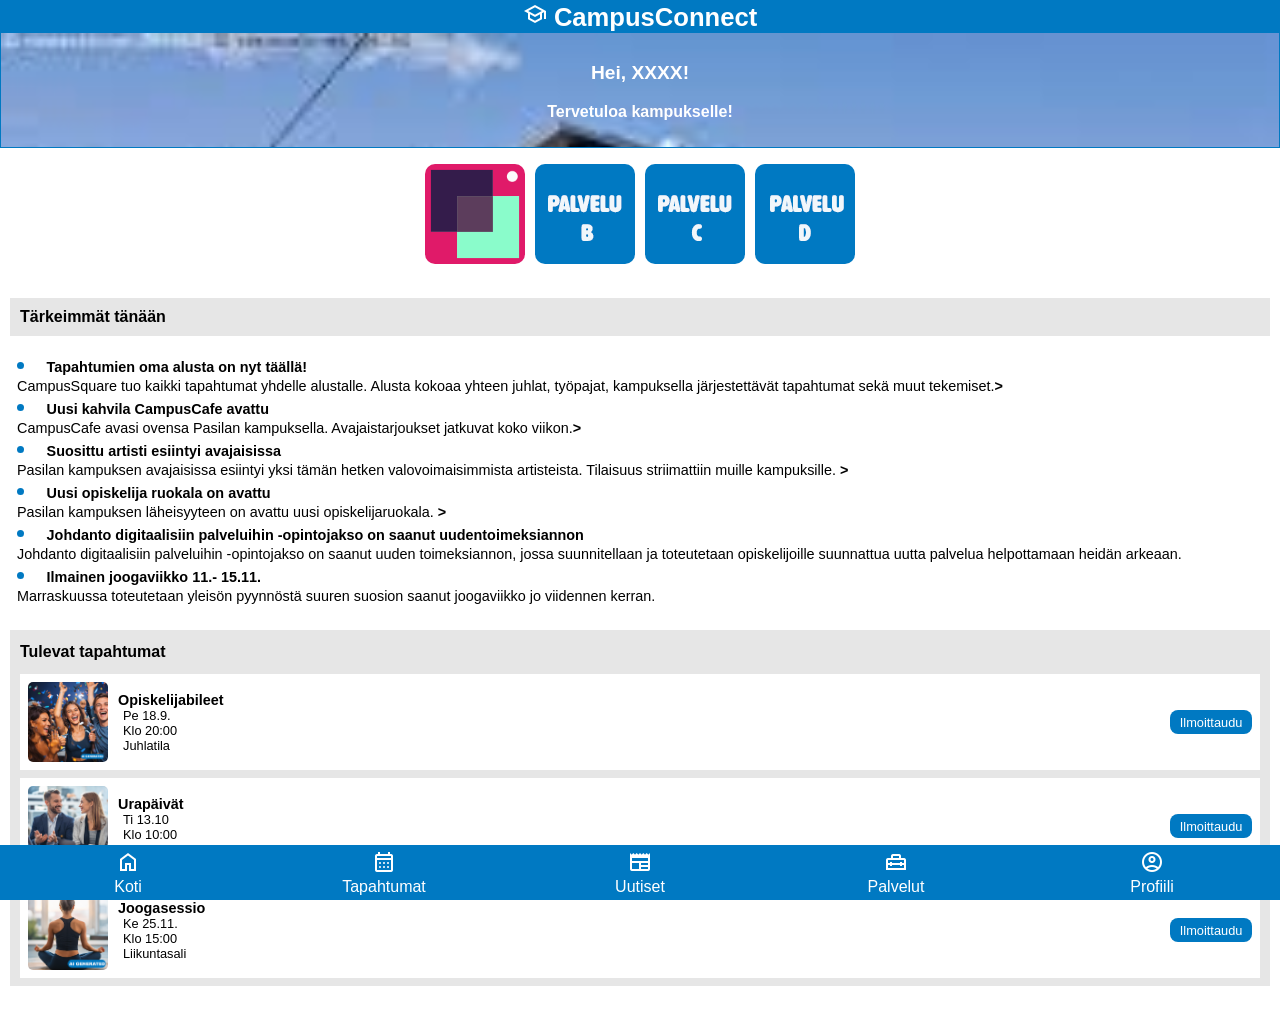
<file: index.html>
<!DOCTYPE html>
<html lang="fi">
<head>

<title>CampusConnect</title>

<meta charset="UTF-8">
<meta name="viewport" content="width=device-width, initial-scale=1.0">
<meta name="author" content="Elina">

<link rel="manifest" href="manifest.json">

<meta name="theme-color" content="#0079C2">

<link href="style.css"  rel="stylesheet" type="text/css">


<link
  rel="stylesheet"
  href="https://fonts.googleapis.com/css2?family=Material+Symbols+Outlined"
>



</head>
<body>

<header>    
  <h1><span class="material-symbols-outlined">school</span> CampusConnect</h1>
  <!-- ylätunnisteessa taustakuva ja tervetuloteksti -->
  <div class="welcome">
    <p class="hello">Hei, XXXX!</p>
    <p>Tervetuloa kampukselle!</p>
  </div>
</header>

<main>
  
  <!-- Pikapalvelut -->
  <!-- Liitä näihin kuvakkeet ja linkit. -->
  <section id="quick-services">    
    <a href="CampusSquare/files/index.html" class="service-btn"><img src="CampusSquare/files/img/campussquare_300x300.png" alt="CampusSquare"></a>
    <a href="#" class="service-btn"><img src="palvelut/kuvat_palvelut/palvelu_B.png" alt="palveluB"></a>
    <a href="#" class="service-btn"><img src="palvelut/kuvat_palvelut/palvelu_C.png" alt="palveluC"></a>
    <a href="#" class="service-btn"><img src="palvelut/kuvat_palvelut/palvelu_D.png" alt="palvelu_D"></a>    
  </section>

  <!-- Dashboard: uutiset ja tapahtumat -->
  <section id="dashboard">
    <div id="news">
      <h2>Tärkeimmät tänään</h2>
      <ul>
        <!-- start-luokalla nostetaan uutiset etusivulle mobiilissa -->
        <li class="start"><a href="CampusSquare_Uutinen/uutinen_campussquare.html"><span>Tapahtumien oma alusta on nyt täällä!</span><br>CampusSquare tuo kaikki tapahtumat yhdelle alustalle. Alusta kokoaa yhteen juhlat, työpajat, kampuksella järjestettävät tapahtumat sekä muut tekemiset.<span>&gt;</span></a></li>
        <li class="start"><a href="uutiset/uutinen_campuscafe.html"><span>Uusi kahvila CampusCafe avattu</span><br>CampusCafe avasi ovensa Pasilan kampuksella. Avajaistarjoukset jatkuvat koko viikon.<span>&gt;</span></a></li>
        <li class="start"><a><span>Suosittu artisti esiintyi avajaisissa</span><br>
        Pasilan kampuksen avajaisissa esiintyi yksi tämän hetken valovoimaisimmista artisteista. Tilaisuus striimattiin muille kampuksille. <span>&gt;</span></a></li>
        <li><a href=""><span>Uusi opiskelija ruokala on avattu</span> <br>
        Pasilan kampuksen läheisyyteen on avattu uusi opiskelijaruokala. <span>&gt;</span></a>
        </li>
        <li><span>Johdanto digitaalisiin palveluihin -opintojakso on saanut uudentoimeksiannon</span><br>Johdanto digitaalisiin palveluihin -opintojakso on saanut uuden toimeksiannon, jossa suunnitellaan ja toteutetaan opiskelijoille suunnattua uutta palvelua helpottamaan heidän arkeaan.</li>
        <li><span>Ilmainen joogaviikko 11.- 15.11. </span><br>Marraskuussa toteutetaan yleisön pyynnöstä suuren suosion saanut joogaviikko jo viidennen kerran.</li>
      </ul>
    </div>

    <div id="events">
      <h2>Tulevat tapahtumat</h2>

      <!-- tapahtumakortit: kuva, otsikko, luettelossa tiedot, linkki ilmoittautumislomakkeeseen -->
      <div class="events-item">
        <img src="kuvat/juhlat_AI.png" alt="AI:illa tuotettu kuva juhlista">
        <div>
        <h3>Opiskelijabileet</h3>
          <ul><li>Pe 18.9.</li>
              <li>Klo 20:00</li>
              <li>Juhlatila</li>
              </ul>
       </div>
       <!-- lomakkeet eivät ole vielä käytössä, joten niihin ei ole linkkejä -->
        <a class="btn-event">Ilmoittaudu</a>
      </div>

      <div class="events-item">
      <img src="kuvat/ura_AI.png" alt="AI:illa tuotettu kuva kahden ihmisen tapaamisesta">
        <div>
        <h3>Urapäivät</h3>
          <ul><li>Ti 13.10</li>
              <li>Klo 10:00</li>
              <li> Tapahtumatori</li>
              </ul>
       </div>        
        <a class="btn-event">Ilmoittaudu</a>
      </div>

      <div class="events-item">  
        <img src="kuvat/jooga_AI.png" alt="AI:illa tuotettu kuva joogaavasta naisesta">
        <div>
        <h3>Joogasessio</h3>
          <ul><li>Ke 25.11.</li>
              <li>Klo 15:00</li>
              <li>Liikuntasali</li>
              </ul>
       </div>        
        <a class="btn-event">Ilmoittaudu</a>
      </div>
    
  </div>
  </section>

</main>
<footer>
  <!-- linkit portaalin eri osiin -->
 
   	 <a href="index.html">   <span class="material-symbols-outlined">home</span><br> Koti</a>    
    <a href=""><span class="material-symbols-outlined">calendar_month</span> <br>
  Tapahtumat</a>   
  <a href="uutiset.html"> <span class="material-symbols-outlined">newspaper</span><br>
  Uutiset</a>   
   <a href="palvelut.html"><span class="material-symbols-outlined">home_repair_service</span> <br>    Palvelut</a>    
    <a href=""><span class="material-symbols-outlined">account_circle</span><br>  Profiili</a>
    
</footer>

</body>
</html>
</file>
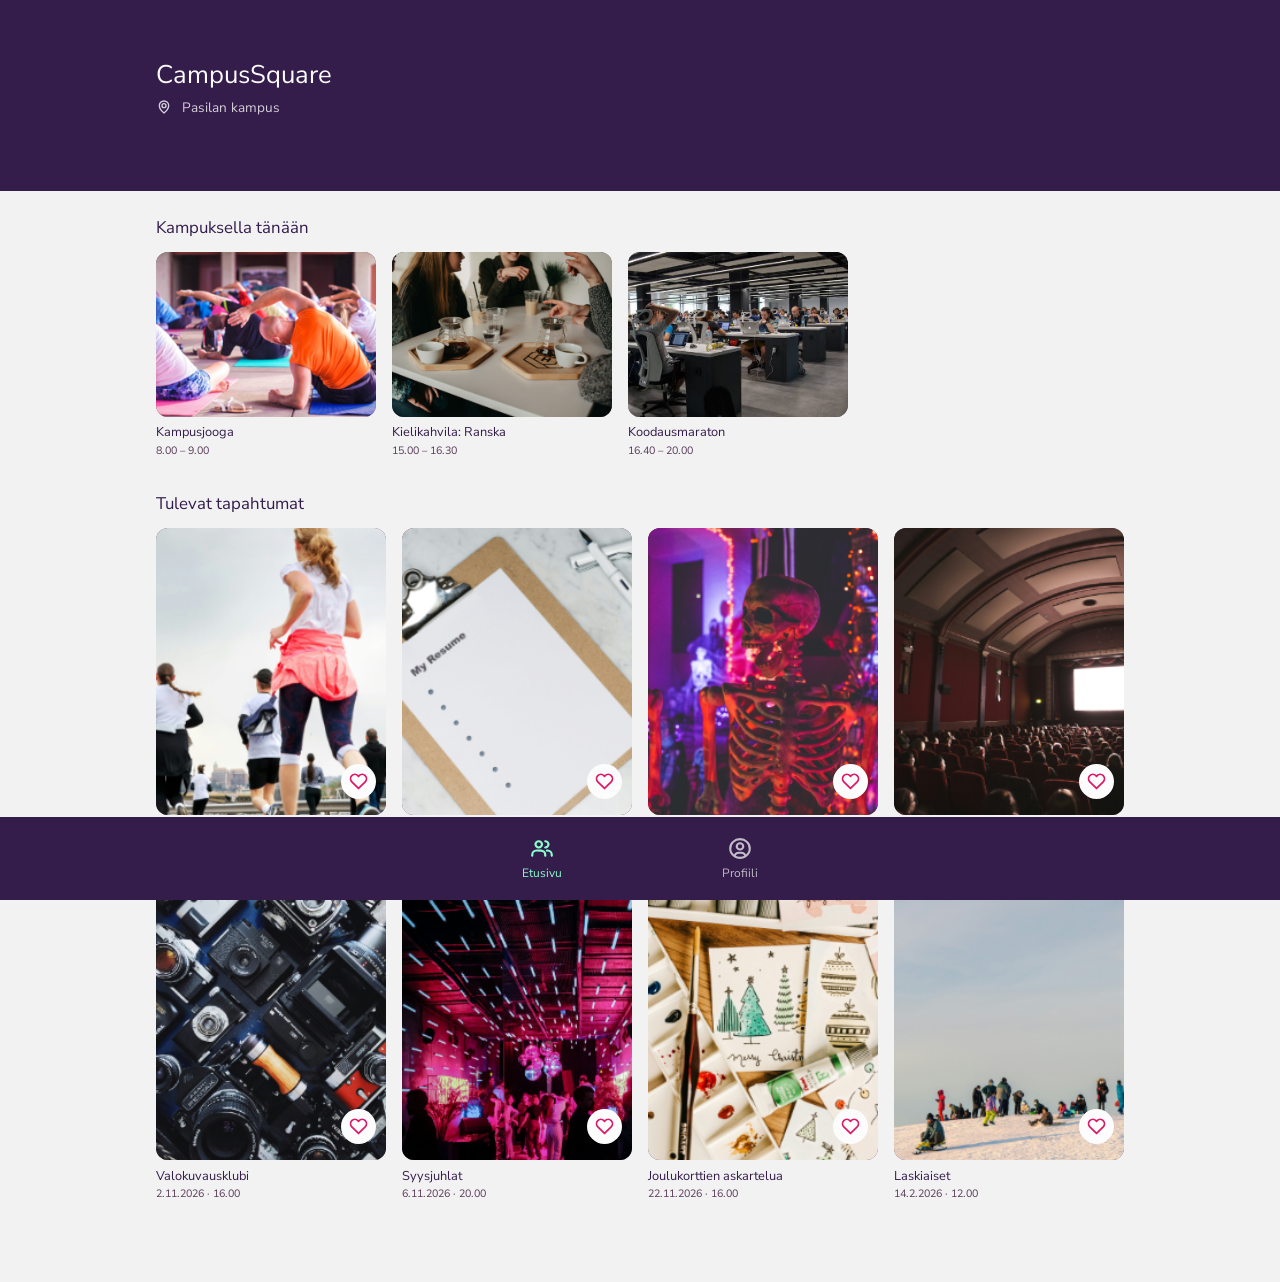
<file: CampusSquare/files/index.html>
<!DOCTYPE html>
<html lang="fi">

<head>
  <meta charset="utf-8">
  <meta name="viewport" content="width=device-width, initial-scale=1">

  <title>CampusSquare</title>

  <link rel="preconnect" href="https://fonts.googleapis.com">
  <link href="https://fonts.googleapis.com/css2?family=Nunito+Sans:wght@300;400;600&display=swap" rel="stylesheet">
  <link rel="stylesheet" href="style.css">
</head>

  <body>
    <header class="hero">
      <div class="wrap"><h1>CampusSquare</h1><p><img class="pin" src="svg/location-point-svgrepo-com.svg" alt="lokaatio kuvake">
        Pasilan kampus</p></div>
    </header>

  <main class="wrap">
    <h2>Kampuksella tänään</h2>
    <div class="hscroll">
      <a class="card slim" href="kampusjooga.html">
        <div class="ph"><img src="img/kampus_jooga_300x200.png" alt="ihmiset joogaa">
        </div>
        <p class="meta">Kampusjooga<small>8.00 – 9.00</small>
        </p>
      </a>

      <a class="card slim" href="kielikahvila.html">
        <div class="ph"><img src="img/kielikavila_300x200.png" alt="keskustelua kahvin äärellä">
        </div>
        <p class="meta">Kielikahvila: Ranska<small>15.00 – 16.30</small>
        </p>
      </a>

      <a class="card slim" href="koodausmaraton.html">
        <div class="ph"><img src="img/koodausmaraton_300x200.png" alt="monta ihmistä ja tietokonetta">
        </div>
        <p class="meta">Koodausmaraton<small>16.40 – 20.00</small>
        </p>
      </a>
    </div>

    <h2>Tulevat tapahtumat</h2>
    <div class="grid">

      <div class="card">
        <a href="liikuntapaiva.html">
          <div class="ph tall">
            <img src="img/liikuntapaiva_200x300.png" alt="ihmiset jumppaa">
          </div>
          <p class="meta">Helgan Liikuntapäivä<small>7.10.2026 · 12.00</small></p>
        </a>
        <div class="fav">
          <input type="checkbox" id="f1" aria-label="Suosikki">
          <label for="f1">
          </label>
        </div>
      </div>

      <div class="card">
        
        <a href="tapahtuma.html">
          <div class="ph tall">
            <img src="img/cv_paja_200x300.png" alt="'My resume'">
          </div>
          <p class="meta">CV-paja<small>22.10.2026 · 12.00</small>
          </p>
        </a>
        <div class="fav">
          <input type="checkbox" id="f2" aria-label="Suosikki">
          <label for="f2">
          </label>
        </div>
      </div>

      <div class="card">
        <a href="#">
          <div class="ph tall">
            <img src="img/halloweenkarkelot_200x300.png" alt="Naurava luuranko">
          </div>
          <p class="meta">Halloweenkarkelot<small>31.10.2026 · 18.00</small>
          </p>
        </a>
        <div class="fav">
          <input type="checkbox" id="f3" aria-label="Suosikki">
          <label for="f3">
          </label>
        </div>
      </div>

      <div class="card">
        <a href="#">
          <div class="ph tall">
            <img src="img/elokuvat_200x300.png" alt="Elokuvateatteri">
          </div>
          <p class="meta">Elokuvakerho: Sci-Fi ilta<small>26.11.2026 · 19.00</small>
          </p>
        </a>
        <div class="fav">
          <input type="checkbox" id="f4" aria-label="Suosikki">
          <label for="f4">
          </label>
        </div>
      </div>

      <div class="card"><a href="#">
        <div class="ph tall">
          <img src="img/valokuvaus_200x300.png" alt="Monta kameraa">
        </div>
        <p class="meta">Valokuvausklubi<small>2.11.2026 · 16.00</small>
        </p>
      </a>
        <div class="fav">
          <input type="checkbox" id="f5" aria-label="Suosikki">
          <label for="f5">
          </label>
        </div>
      </div>

      <div class="card"><a href="#">
        <div class="ph tall">
          <img src="img/syysjuhlat_200x300.png" alt="Party">
        </div><p class="meta">Syysjuhlat<small>6.11.2026 · 20.00</small>
        </p>
      </a>
        <div class="fav">
          <input type="checkbox" id="f6" aria-label="Suosikki">
          <label for="f6">
          </label>
        </div>
      </div>

      <div class="card">
        <a href="#">
          <div class="ph tall">
            <img src="img/joulukortit_200x300.png" alt="Joulukorttien askartelua">
          </div>
          <p class="meta">Joulukorttien askartelua<small>22.11.2026 · 16.00</small>
          </p>
        </a>
        <div class="fav">
          <input type="checkbox" id="f7" aria-label="Suosikki">
          <label for="f7">
          </label>
        </div>
      </div>

      <div class="card">
        <a href="#">
          <div class="ph tall">
            <img src="img/laskiaiset_200x300.png" alt="Pulkkamäki">
          </div><p class="meta">Laskiaiset<small>14.2.2026 · 12.00</small>
          </p>
        </a>
        <div class="fav">
          <input type="checkbox" id="f8" aria-label="Suosikki">
          <label for="f8">

          </label>
        </div>
      </div>

    </div>
  </main>

  <nav class="nav">
    <a class="on" href="index.html"><img class="icon" src="svg/user-group-svgrepo-com.svg" alt="">Etusivu</a>
    <a href="profiili.html"><img class="icon" src="svg/user-circle-svgrepo-com.svg" alt="">Profiili</a>
  </nav>

  </body>
</html>
</file>
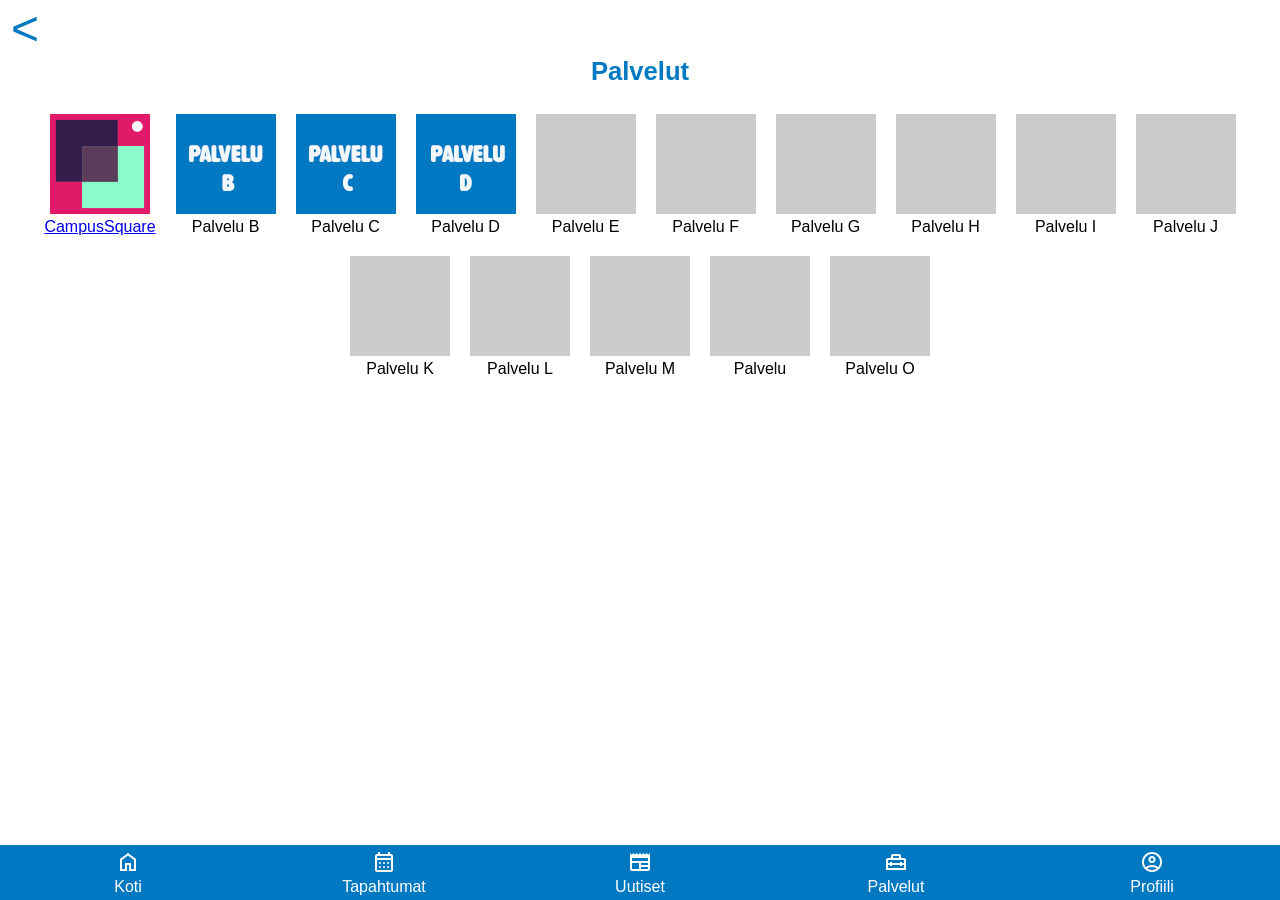
<file: palvelut.html>
<!DOCTYPE html>
<html lang="fi">

<head>

  <title>CampusConnect | Palvelut</title>

  <meta name="color-scheme" content="only light">

  <meta charset="UTF-8">
  <meta name="viewport" content="width=device-width, initial-scale=1.0">
  <meta name="author" content="Elina">

  <meta name="theme-color" content="#0079C2">
  
  <link href="style.css" rel="stylesheet" type="text/css">

 <link
  rel="stylesheet"
  href="https://fonts.googleapis.com/css2?family=Material+Symbols+Outlined"
>

  <style>
  /* palvelukuvakkeet ja nimet  rivittyvät näytön leveyden mukaan */ 

main {display: flex; flex-wrap: wrap; text-align: center; padding-bottom: 50px; justify-content: center}

main div {margin:10px}
  </style>


</head>

<body>


  <header class="sub_header">
    <a href="index.html">&lt;</a>
    <h1>Palvelut</h1>

  </header>


  <main>

<div>
<a href="CampusSquare/files/index.html"><img src="CampusSquare/files/img/campussquare_300x300.png" width="100px"> <br>
CampusSquare</a></div>

<div> <img src="palvelut/kuvat_palvelut/palvelu_B.png" alt=""> <br>
Palvelu B</div>

<div> <img src="palvelut/kuvat_palvelut/palvelu_C.png" alt=""> <br>
Palvelu C</div>
<div> <img src="palvelut/kuvat_palvelut/palvelu_D.png" alt=""> <br>
Palvelu D</div>
<div> <img src="palvelut/kuvat_palvelut/palvelu.png" alt=""> <br>
Palvelu E</div>
<div> <img src="palvelut/kuvat_palvelut/palvelu.png" alt=""> <br>
Palvelu F</div>
<div> <img src="palvelut/kuvat_palvelut//palvelu.png" alt=""> <br>
Palvelu G</div>
<div> <img src="palvelut/kuvat_palvelut//palvelu.png" alt=""> <br>
Palvelu H</div>
<div> <img src="palvelut/kuvat_palvelut/palvelu.png" alt=""> <br>
Palvelu I</div>
<div> <img src="palvelut/kuvat_palvelut/palvelu.png" alt=""> <br>
Palvelu J</div>
<div> <img src="palvelut/kuvat_palvelut/palvelu.png" alt=""> <br>
Palvelu K</div>
<div> <img src="palvelut/kuvat_palvelut//palvelu.png" alt=""> <br>
Palvelu L</div>
<div> <img src="palvelut/kuvat_palvelut/palvelu.png" alt=""> <br>
Palvelu M</div>
<div> <img src="palvelut/kuvat_palvelut/palvelu.png" alt=""> <br>
Palvelu <Noscript></Noscript></div>
<div> <img src="palvelut/kuvat_palvelut/palvelu.png" alt=""> <br>
Palvelu O</div>

  </main>
  <footer>
  <!-- linkit portaalin eri osiin -->
 
   	 <a href="index.html">   <span class="material-symbols-outlined">home</span><br> Koti</a>    
    <a href=""><span class="material-symbols-outlined">calendar_month</span> <br>
  Tapahtumat</a>   
  <a href="uutiset.html"> <span class="material-symbols-outlined">newspaper</span><br>
  Uutiset</a>   
   <a href="palvelut.html"><span class="material-symbols-outlined">home_repair_service</span> <br>    Palvelut</a>    
    <a href=""><span class="material-symbols-outlined">account_circle</span><br>  Profiili</a>
    
</footer>

</body>

</html>
</file>
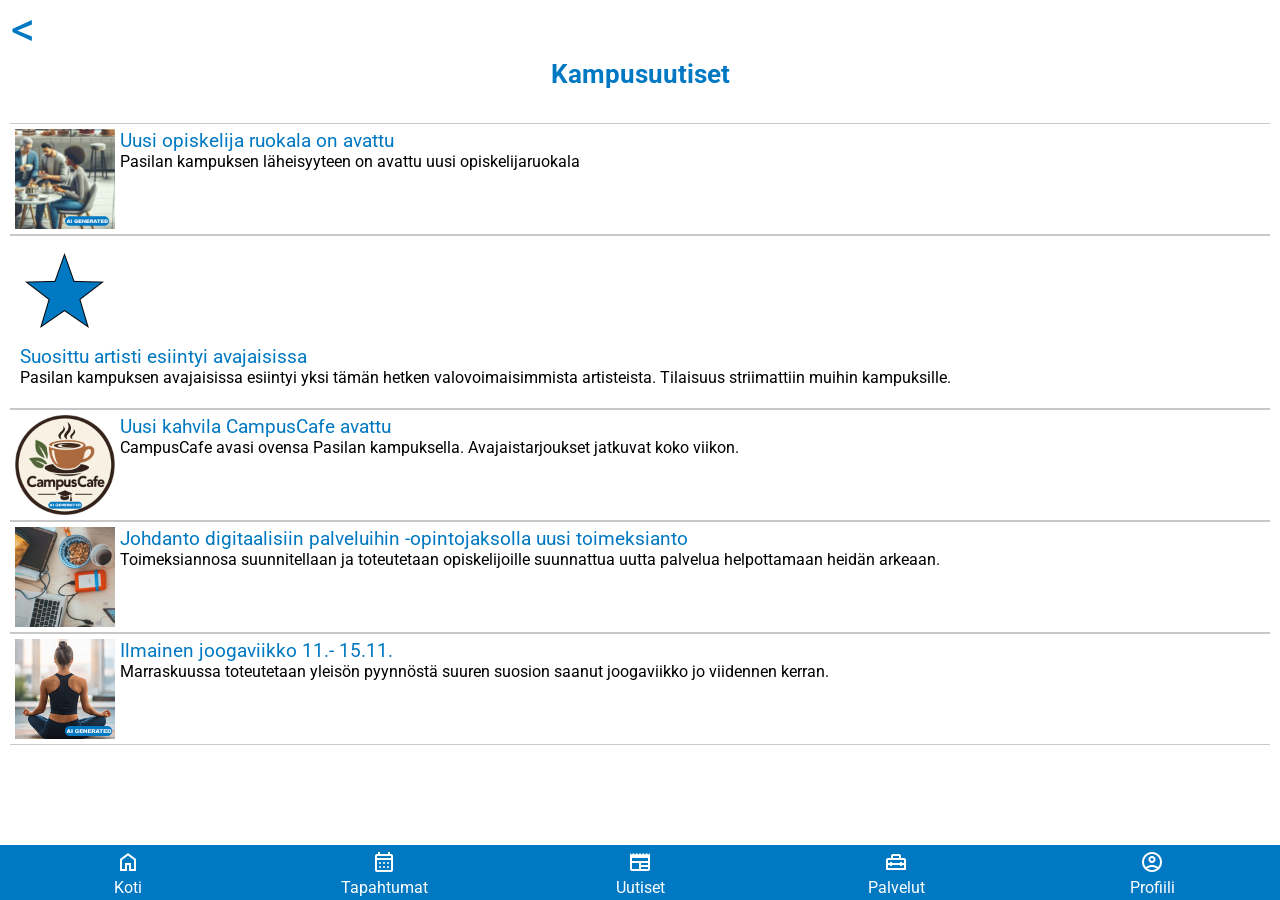
<file: uutiset.html>
<!DOCTYPE html>
<html lang="fi">

<head>

  <title>CampusConnect | Uutiset</title>

  <meta name="color-scheme" content="only light">

  <meta charset="UTF-8">
  <meta name="viewport" content="width=device-width, initial-scale=1.0">
  <meta name="author" content="Elina">

  <meta name="theme-color" content="#0079C2">
  
  <link href="style.css" rel="stylesheet" type="text/css">

<link
  rel="stylesheet"
  href="https://fonts.googleapis.com/css2?family=Material+Symbols+Outlined"
>

  <link rel="preconnect" href="https://fonts.googleapis.com">
  <link rel="preconnect" href="https://fonts.gstatic.com" crossorigin>
  <link href="https://fonts.googleapis.com/css2?family=Roboto:ital,wght@0,100..900;1,100..900&display=swap"
    rel="stylesheet">



  <style>  
  
 li {border-bottom: solid 1px rgb(200, 200, 200);
  border-top: solid 1px rgb(200,200,200);
  display: block; align-items: center; gap:10px; padding:5px}
 img {width: 100px; height: 100px;}
 p {margin-top:0px; padding-left: 5px;}
p span {font-size: 1.2em; color:rgb(0,121,194)}
ul {padding-left: 0px;}
 li a { display: flex; text-decoration: none;color:black}

  </style>

</head>

<body>

  <header class="sub_header">
    <a href="index.html">&lt;</a>
    <h1>Kampusuutiset</h1>

  </header>

  <main id="news_page">
        <ul>
        <li><a><img src="uutiset/kuvat_uutiset/ruokala_AI.png" alt="AI:lla tuotettu kuva ruokalasta"><p><span>Uusi opiskelija ruokala on avattu</span><br>Pasilan kampuksen läheisyyteen on avattu uusi opiskelijaruokala</p></a></li>


        <li><img src="uutiset/kuvat_uutiset/tahti.png" alt="Tähti"><p> <span>Suosittu artisti esiintyi avajaisissa</span>
          <br>Pasilan kampuksen avajaisissa esiintyi yksi tämän hetken valovoimaisimmista artisteista. Tilaisuus striimattiin muihin kampuksille.</p>
        </li>

        <li><a href="uutiset/uutinen_campuscafe.html"><img src="uutiset/kuvat_uutiset/CampusCafe_AI.png" alt="AI:illa tuotettu logo"><p><span>Uusi kahvila CampusCafe avattu</span><br>CampusCafe avasi ovensa Pasilan kampuksella. Avajaistarjoukset jatkuvat koko viikon.</p></a></li>

        <li><a><img src="uutiset/kuvat_uutiset/ODS.png" alt=""><p><span>Johdanto digitaalisiin palveluihin -opintojaksolla uusi toimeksianto</span><br>Toimeksiannosa suunnitellaan ja toteutetaan opiskelijoille suunnattua uutta palvelua helpottamaan heidän arkeaan.</p></a></li>
        <li><a><img src="uutiset/kuvat_uutiset/jooga_AI.png" alt="AI:iila tuotettu kuva joogaavasta naisesta"><p><span>Ilmainen joogaviikko 11.- 15.11.</span><br>
        Marraskuussa toteutetaan yleisön pyynnöstä suuren suosion saanut joogaviikko jo viidennen kerran.</p></a></li>
      </ul>

  </main>
 <footer>
  <!-- linkit portaalin eri osiin -->
 
   	 <a href="index.html">   <span class="material-symbols-outlined">home</span><br> Koti</a>    
    <a href=""><span class="material-symbols-outlined">calendar_month</span> <br>
  Tapahtumat</a>   
  <a href="uutiset.html"> <span class="material-symbols-outlined">newspaper</span><br>
  Uutiset</a>   
   <a href="palvelut.html"><span class="material-symbols-outlined">home_repair_service</span> <br>    Palvelut</a>    
    <a href=""><span class="material-symbols-outlined">account_circle</span><br>  Profiili</a>
    
</footer>
</body>

</html>
</file>
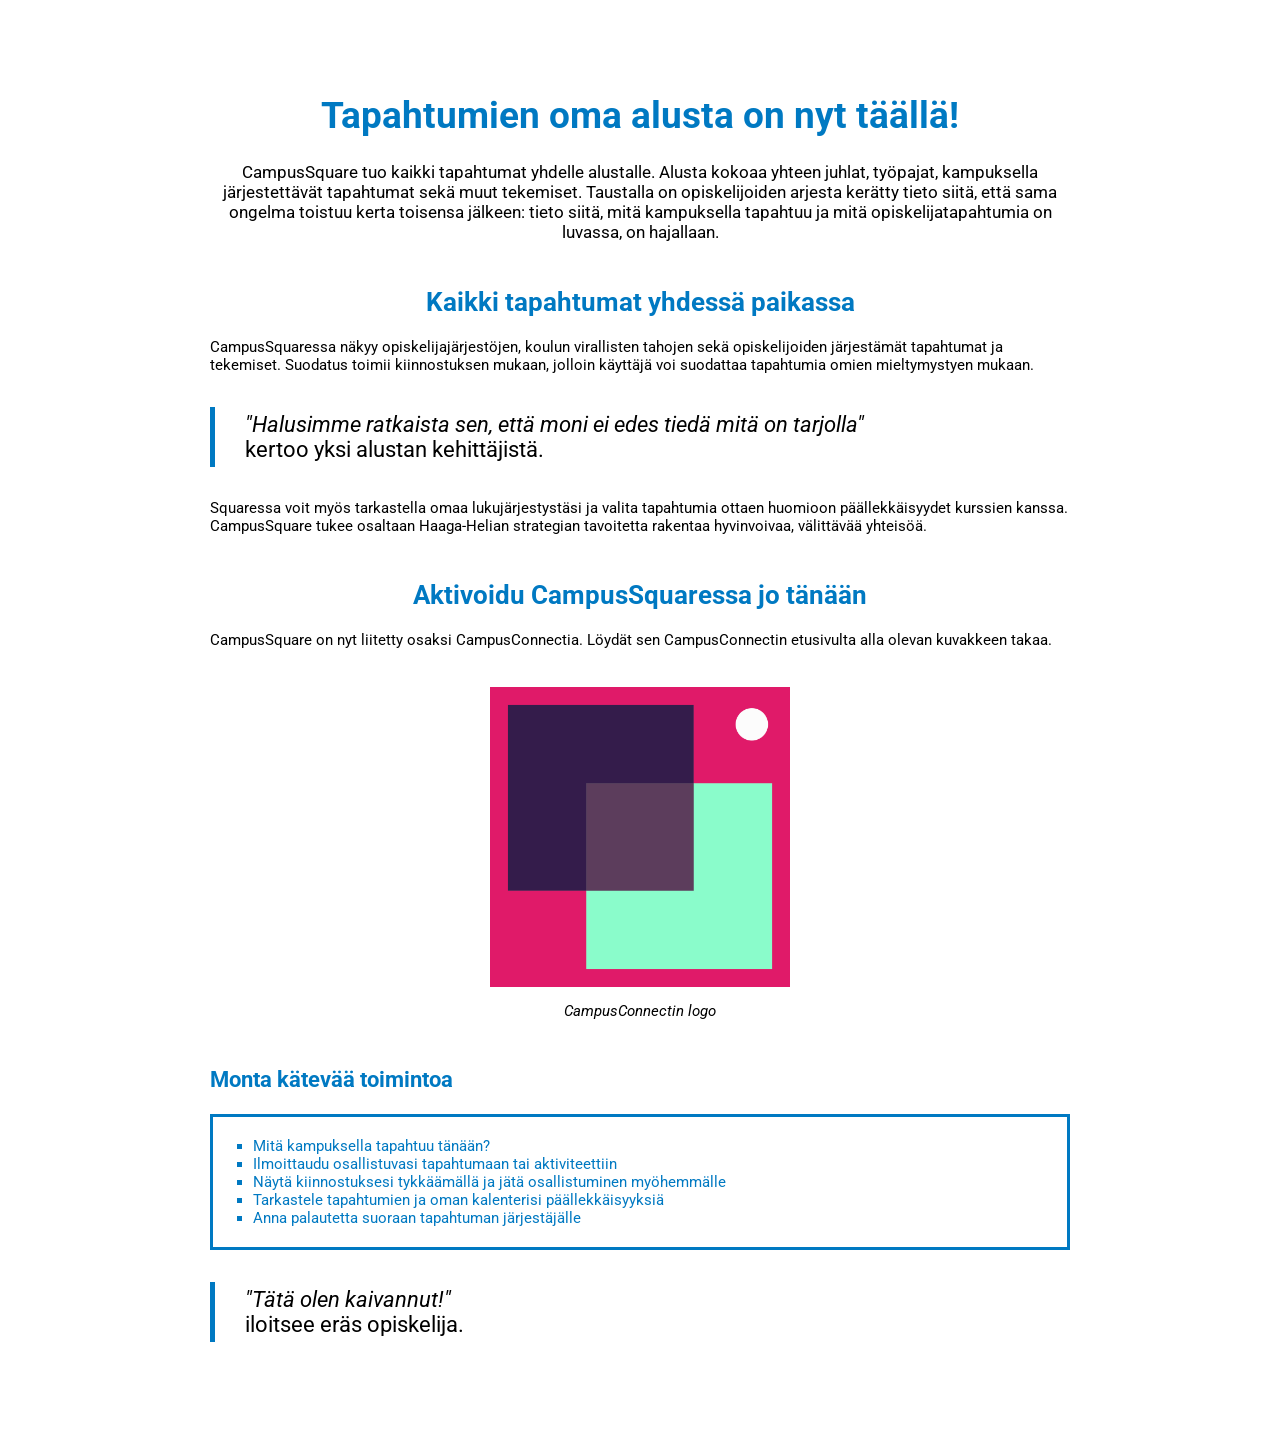
<file: CampusSquare_Uutinen/uutinen_campussquare.html>
<!DOCTYPE html>
<html lang="fi">

<head>
    <title>CampusSquare on nyt osa CampusConnectia</title>
    <meta charset="UTF-8">
    <meta name="viewport" content="width=device-width, initial-scale=1.0">
    
    <link rel="stylesheet" href="uutinen_campussquare_styles.css">

    <link rel="preconnect" href="https://fonts.googleapis.com">
    <link rel="preconnect" href="https://fonts.gstatic.com" crossorigin>
    <link href="https://fonts.googleapis.com/css2?family=Roboto:ital,wght@0,100..900;1,100..900&display=swap" rel="stylesheet">
</head>


<body>
    <main>
        <div class="container">
        <h1>Tapahtumien oma alusta on nyt täällä!</h1>
            <p class="ingressi">CampusSquare tuo kaikki tapahtumat yhdelle alustalle. Alusta kokoaa yhteen juhlat, työpajat, 
            kampuksella järjestettävät tapahtumat sekä muut tekemiset. Taustalla on opiskelijoiden arjesta kerätty tieto siitä, 
            että sama ongelma toistuu kerta toisensa jälkeen: 
            tieto siitä, mitä kampuksella tapahtuu ja mitä opiskelijatapahtumia on luvassa, on hajallaan. </p>

        <h2>Kaikki tapahtumat yhdessä paikassa</h2>
            <p>CampusSquaressa näkyy opiskelijajärjestöjen, koulun virallisten tahojen sekä opiskelijoiden järjestämät tapahtumat ja tekemiset. 
            Suodatus toimii kiinnostuksen mukaan, jolloin käyttäjä voi suodattaa tapahtumia omien mieltymystyen mukaan.</p>
            <p class="quote"><span class="italic">"Halusimme ratkaista sen, että moni ei edes tiedä mitä on tarjolla"</span><br>kertoo yksi alustan kehittäjistä.</p>
            <p>Squaressa voit myös tarkastella omaa lukujärjestystäsi ja valita tapahtumia ottaen huomioon päällekkäisyydet kurssien kanssa.
            CampusSquare tukee osaltaan Haaga-Helian strategian tavoitetta rakentaa hyvinvoivaa, välittävää yhteisöä. </p>

        <h2>Aktivoidu CampusSquaressa jo tänään</h2>
            <p>CampusSquare on nyt liitetty osaksi CampusConnectia. Löydät sen CampusConnectin etusivulta alla olevan kuvakkeen takaa.</p>
            <img src="kuvat/logo.png" alt="CampusSquaren logo" class="logo">
            <div class="desc">CampusConnectin logo</div>

        <h3>Monta kätevää toimintoa</h3>
            <ul>
            <li>Mitä kampuksella tapahtuu tänään? </li>
            <li>Ilmoittaudu osallistuvasi tapahtumaan tai aktiviteettiin</li>
            <li>Näytä kiinnostuksesi tykkäämällä ja jätä osallistuminen myöhemmälle</li>
            <li>Tarkastele tapahtumien ja oman kalenterisi päällekkäisyyksiä </li>
            <li>Anna palautetta suoraan tapahtuman järjestäjälle </li>
            </ul>
            <p class="quote"><span class="italic">"Tätä olen kaivannut!"</span><br>iloitsee eräs opiskelija.</p>
        </div>
        
    </main>

</body>

</html>
</file>
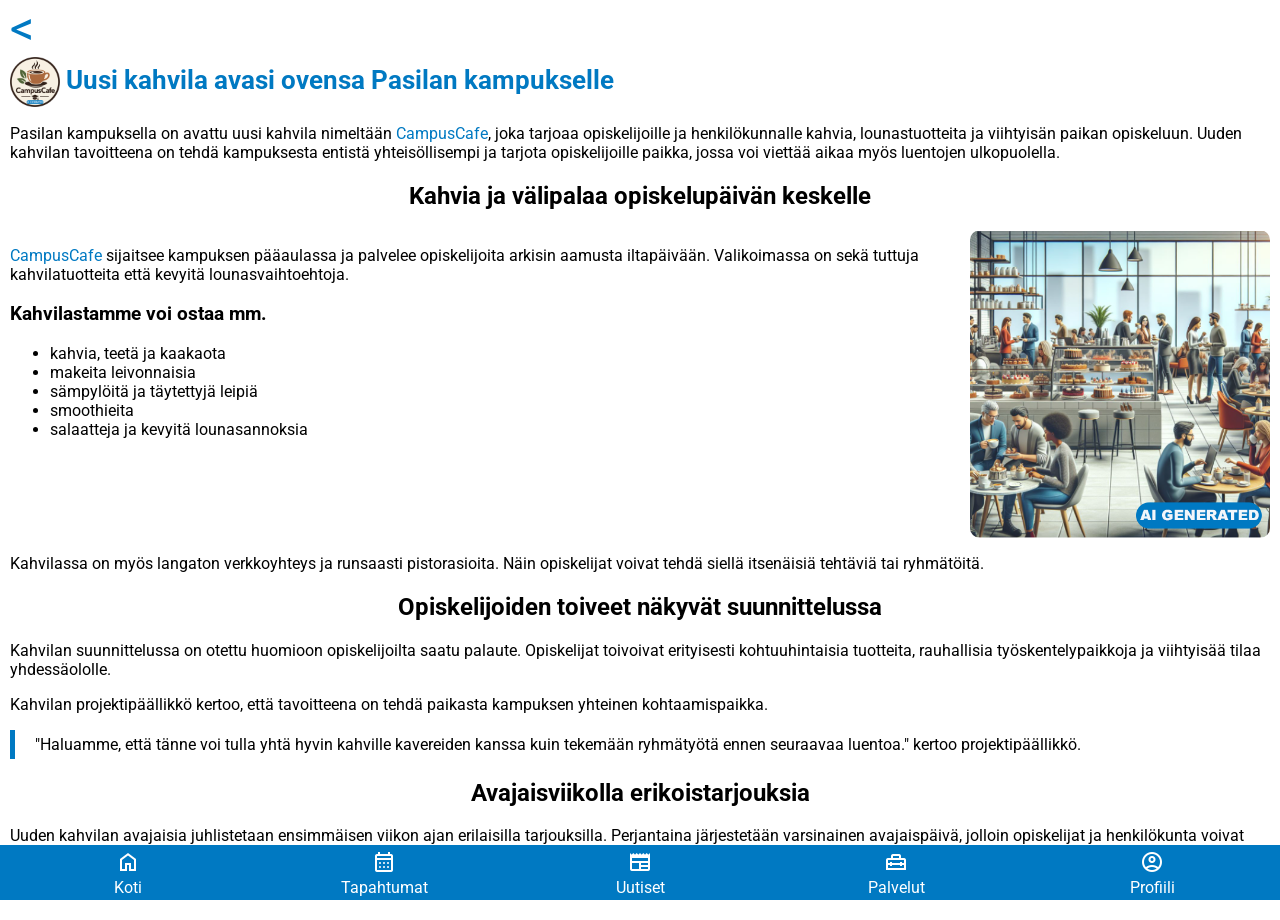
<file: uutiset/uutinen_campuscafe.html>
<!DOCTYPE html>
<html lang="fi">

<head>
  <title>Uusi kahvila avattu kampukselle</title>

  <meta charset="UTF-8">
  <meta name="viewport" content="width=device-width, initial-scale=1.0">

  <meta name="theme-color" content="#0079C2">

<link
  rel="stylesheet"
  href="https://fonts.googleapis.com/css2?family=Material+Symbols+Outlined"
>

   <link rel="preconnect" href="https://fonts.googleapis.com">
<link rel="preconnect" href="https://fonts.gstatic.com" crossorigin>
<link href="https://fonts.googleapis.com/css2?family=Roboto:ital,wght@0,100..900;1,100..900&display=swap" rel="stylesheet">


  <link href="style_uutiset.css" rel="stylesheet" type="text/css">
</head>


<body>
  <header>
    <!-- ylätunniste ja linkki uutisiin -->
       <a href="../uutiset.html">&lt;</a>
    
  </header>
  <main>
  <h1><img src="kuvat_uutiset/CampusCafe_AI.png" alt=""> Uusi kahvila avasi ovensa Pasilan kampukselle </h1>

  <p>Pasilan kampuksella on avattu uusi kahvila nimeltään <span class="coloraccent ">CampusCafe</span>, joka tarjoaa    opiskelijoille ja henkilökunnalle kahvia, lounastuotteita ja viihtyisän paikan opiskeluun. Uuden kahvilan tavoitteena on tehdä kampuksesta entistä     yhteisöllisempi ja tarjota opiskelijoille paikka, jossa voi viettää aikaa myös luentojen ulkopuolella.</p>

 
  
  <h2>Kahvia ja välipalaa opiskelupäivän keskelle</h2>

  <div class="flex-container">
    
   <div>
  <p><span class="coloraccent">CampusCafe</span> sijaitsee kampuksen pääaulassa ja palvelee opiskelijoita arkisin aamusta iltapäivään. Valikoimassa on sekä tuttuja kahvilatuotteita että kevyitä lounasvaihtoehtoja.</p>  

   <h3>Kahvilastamme voi ostaa mm. </h3>

  <ul>
    <li>kahvia, teetä ja kaakaota </li>
    <li>makeita leivonnaisia</li>
    <li>sämpylöitä ja täytettyjä leipiä </li>
    <li>smoothieita</li>
    <li>salaatteja ja kevyitä lounasannoksia
  </ul>
  </div>
  <img src="kuvat_uutiset/kahvila_AI.png" alt="CampusCafeen tunnelmaa" class="cafe ">
  </div>
  

  <p>Kahvilassa on myös langaton verkkoyhteys ja runsaasti pistorasioita. Näin opiskelijat voivat tehdä siellä itsenäisiä tehtäviä tai ryhmätöitä.</p>

<h2>Opiskelijoiden toiveet näkyvät suunnittelussa</h2>
<p>Kahvilan suunnittelussa on otettu huomioon opiskelijoilta saatu palaute. Opiskelijat toivoivat erityisesti kohtuuhintaisia tuotteita, rauhallisia työskentelypaikkoja ja viihtyisää tilaa yhdessäololle.</p>
 <p>Kahvilan projektipäällikkö kertoo, että tavoitteena on tehdä paikasta kampuksen yhteinen kohtaamispaikka.</p>
<p class="quote">"Haluamme, että tänne voi tulla yhtä hyvin kahville kavereiden kanssa kuin tekemään ryhmätyötä ennen seuraavaa
luentoa." kertoo projektipäällikkö.</p>
<h2>Avajaisviikolla erikoistarjouksia</h2>
<p>Uuden kahvilan avajaisia juhlistetaan ensimmäisen viikon ajan erilaisilla tarjouksilla. Perjantaina järjestetään varsinainen avajaispäivä, jolloin opiskelijat ja henkilökunta voivat tutustua kahvilaan ja antaa palautetta sen toiminnasta.</p>
</main>
<footer>
<!-- alatunniste ja CC:n linkit -->

 
   	 <a href="../index.html">   <span class="material-symbols-outlined">home</span><br> Koti</a>    
    <a href=""><span class="material-symbols-outlined">calendar_month</span> <br>
  Tapahtumat</a>   
  <a href="../uutiset.html"> <span class="material-symbols-outlined">newspaper</span><br>
  Uutiset</a>   
   <a href="../palvelut.html"><span class="material-symbols-outlined">home_repair_service</span> <br>    Palvelut</a>    
    <a href=""><span class="material-symbols-outlined">account_circle</span><br>  Profiili</a>
    
</footer>

</body>

</html>
</file>
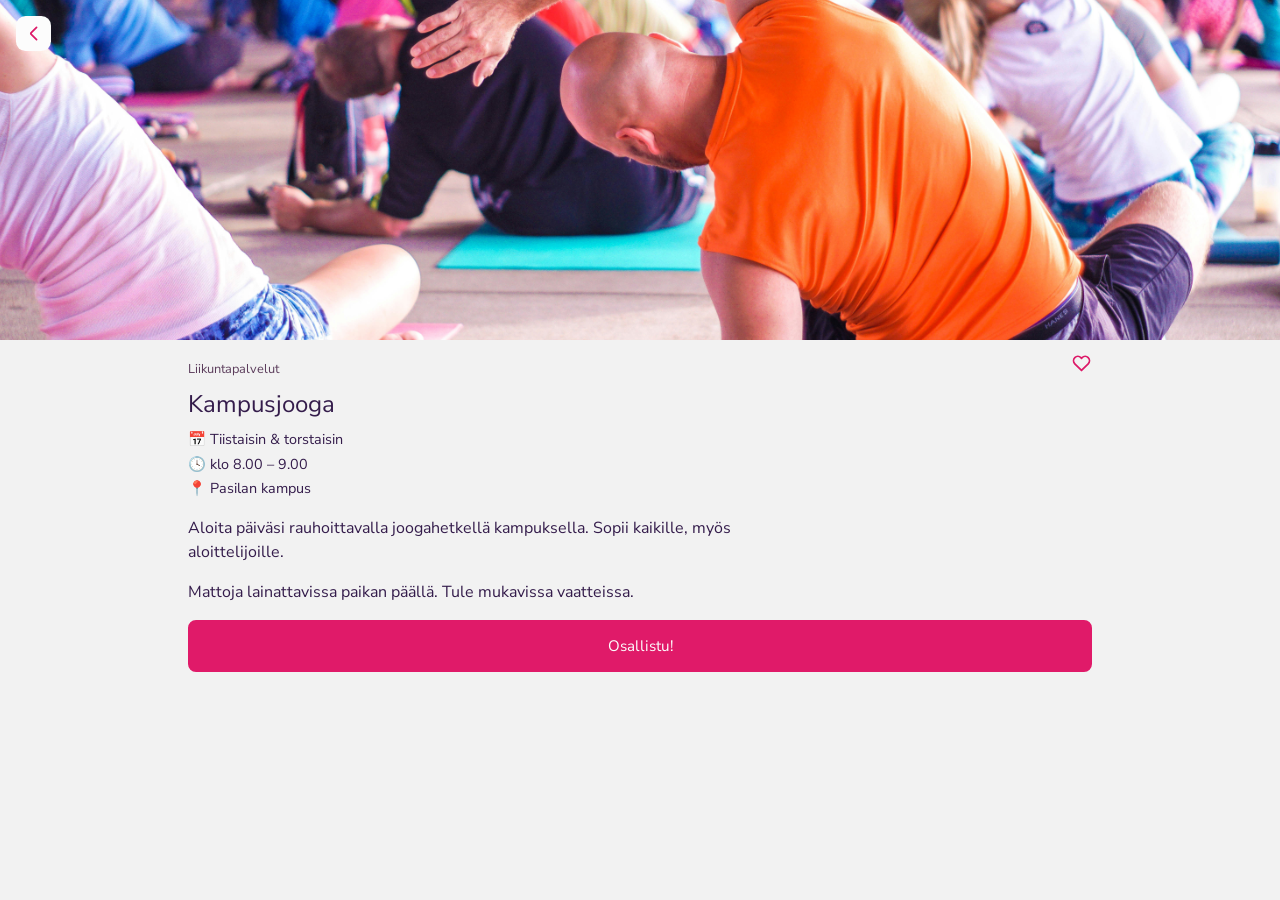
<file: CampusSquare/files/kampusjooga.html>
<!DOCTYPE html>
<html lang="fi">

<head>
  <meta charset="utf-8">
  <meta name="viewport" content="width=device-width, initial-scale=1">
  <title>Kampusjooga | CampusSquare</title>
  
  <link rel="preconnect" href="https://fonts.googleapis.com">
  <link href="https://fonts.googleapis.com/css2?family=Nunito+Sans:wght@300;400;600&display=swap" rel="stylesheet">
  <link rel="stylesheet" href="style.css">
</head>

<body class="event">
  <div class="ph"><img src="img/kampus_jooga_1280x720.png" alt="Resume"></div>
    <a class="back" href="index.html" aria-label="Takaisin etusivulle">
      <img src="svg/chevron-left-svgrepo-com.svg" alt="">
    </a>

<main class="wrap body">
  <div class="fav">
    <input type="checkbox" id="f" aria-label="Suosikki"><label for="f"></label>
  </div>

  <span class="tag">Liikuntapalvelut</span>

  <h1>Kampusjooga</h1>
  <ul class="info">
    <li>&#128197; Tiistaisin & torstaisin</li>
    <li>&#128339; klo 8.00 – 9.00</li>
    <li>&#128205; Pasilan kampus</li>
  </ul>

  <div class="desc">
    <p>Aloita päiväsi rauhoittavalla joogahetkellä kampuksella. Sopii kaikille, myös aloittelijoille.</p>
    <p>Mattoja lainattavissa paikan päällä. Tule mukavissa vaatteissa.</p>
  </div>

  <a class="btn" href="#vahvista">Osallistu!</a>
</main>

<!-- Pop-up 1: confirm -->
<div class="modal" id="vahvista">
  <div class="box">
    <a class="x" href="#" aria-label="Sulje">&times;</a>

    <h3>Haluatko vahvistaa osallistumisesi tapahtumaan:</h3>

    <div class="summary"><strong>Kampusjooga</strong>Liikuntapalvelut
      <br>
      <br>&#128205; Pasilan kampus
      <br>&#128197; Tiistaisin & torstaisin
      <br>&#128339; klo 8.00 – 9.00
      <p>Voit myöhemmin perua osallistumisen omista tapahtumistasi.</p>
    </div>

    <a class="btn" href="#onnistui">Vahvista osallistuminen</a>
  </div>
</div>

<!-- Pop-up 2: success -->
<div class="modal" id="onnistui">
  <div class="box">
    <a class="x" href="#" aria-label="Sulje">&times;</a>

    <h3>Osallistuminen onnistui!</h3>
    <p style="margin:0;font-size:.85rem">Nähdään pian &#128522;</p>

    <div class="summary"><strong>Kampusjooga</strong>Liikuntapalvelut
      <br>
      <br>&#128205; Pasilan kampus
      <br>&#128197; Tiistaisin & torstaisin
      <br>&#128339; klo 8.00 – 9.00
    </div>
    
    <a class="btn" href="index.html">Takaisin etusivulle</a>
    <a class="btn outline" href="profiili.html">Katso profiili</a>
  </div>
</div>

</body>
</html>
</file>
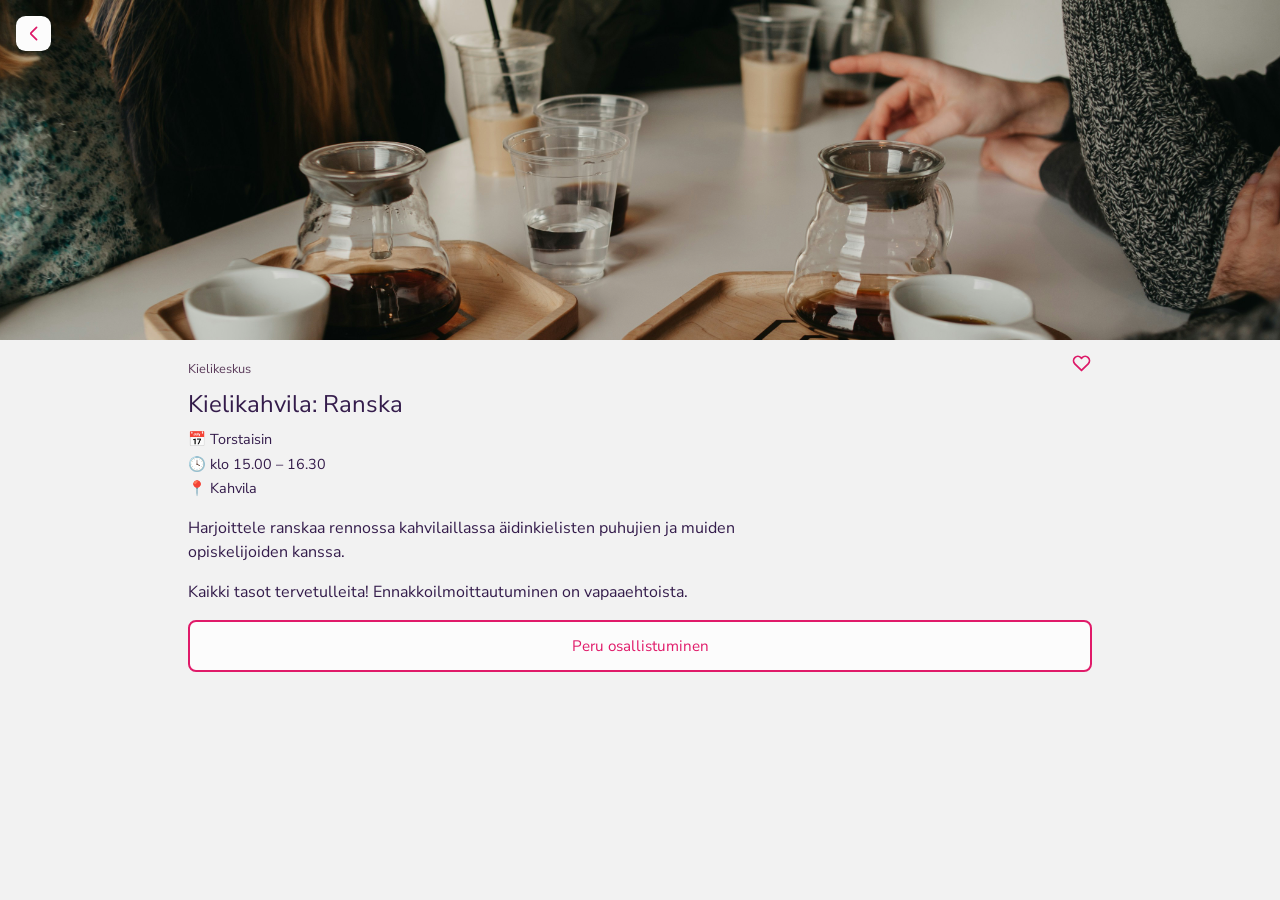
<file: CampusSquare/files/kielikahvila.html>
<!DOCTYPE html>
<html lang="fi">

<head>
  <meta charset="utf-8">
  <meta name="viewport" content="width=device-width, initial-scale=1">
  <title>Kielikahvila: Ranska | CampusSquare</title>
  
  <link rel="preconnect" href="https://fonts.googleapis.com">
  <link href="https://fonts.googleapis.com/css2?family=Nunito+Sans:wght@300;400;600&display=swap" rel="stylesheet">
  <link rel="stylesheet" href="style.css">
</head>

<body class="event">
  <div class="ph"><img src="img/kielikavila_1280x720.png" alt="Resume"></div>
    <a class="back" href="index.html" aria-label="Takaisin etusivulle">
      <img src="svg/chevron-left-svgrepo-com.svg" alt="">
    </a>

<main class="wrap body">
  <div class="fav">
    <input type="checkbox" id="f" aria-label="Suosikki"><label for="f"></label>
  </div>

  <span class="tag">Kielikeskus</span>

  <h1>Kielikahvila: Ranska</h1>
  <ul class="info">
    <li>&#128197; Torstaisin</li>
    <li>&#128339; klo 15.00 – 16.30</li>
    <li>&#128205; Kahvila</li>
  </ul>

  <div class="desc">
    <p>Harjoittele ranskaa rennossa kahvilaillassa äidinkielisten puhujien ja muiden opiskelijoiden kanssa.</p>
    <p>Kaikki tasot tervetulleita! Ennakkoilmoittautuminen on vapaaehtoista.</p>
  </div>

    <a class="btn outline" href="#peru">Peru osallistuminen</a>
</main>

<div class="modal" id="peru">
  <div class="box">
    <a class="x" href="#" aria-label="Sulje">&times;</a>
    <h3>Haluatko perua osallistumisesi?</h3>
    <a class="btn" href="#">Peru osallistuminen</a>
    <a class="btn outline" href="#">Sulje</a>
  </div>
</div>
</main>

</body>
</html>
</file>
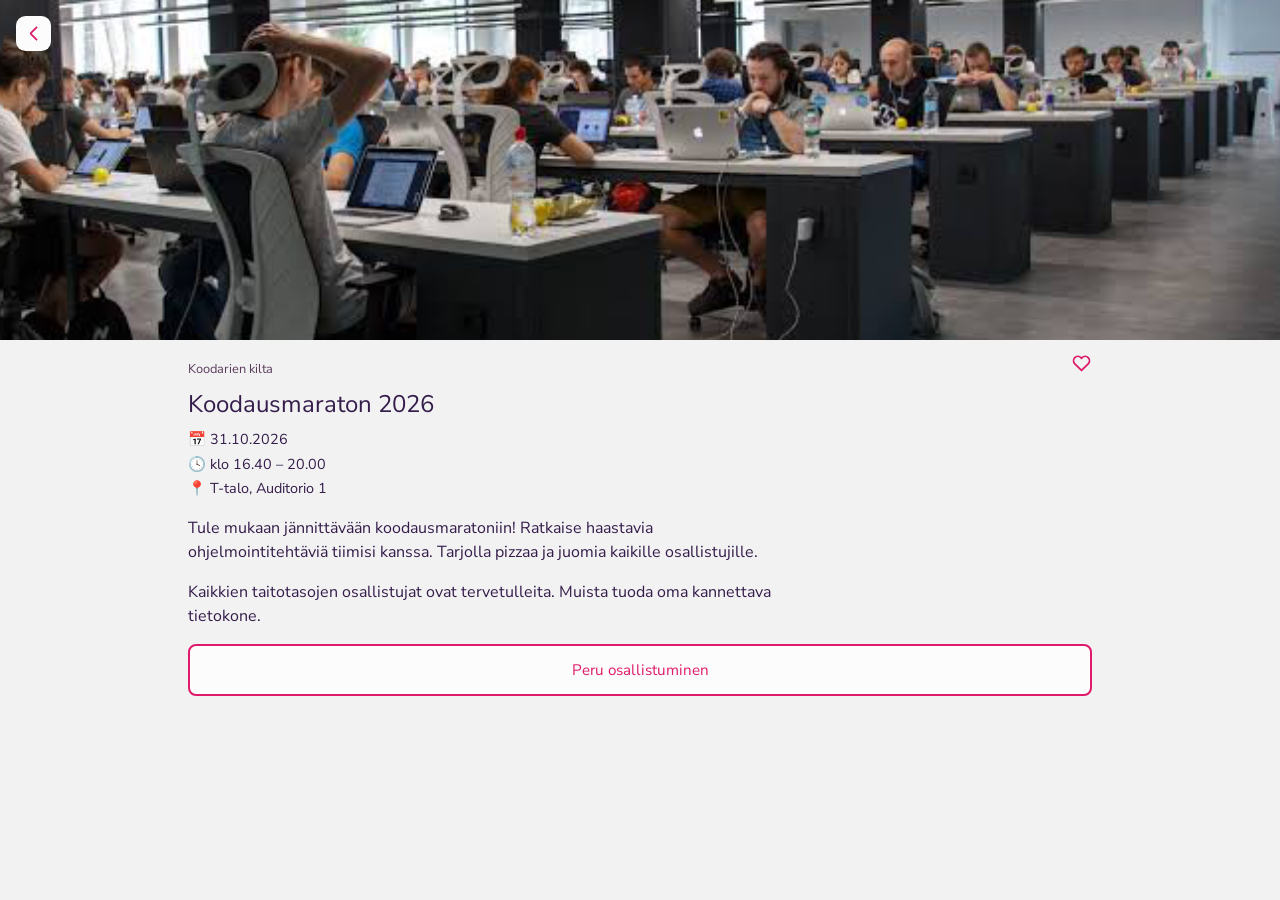
<file: CampusSquare/files/koodausmaraton.html>
<!DOCTYPE html>
<html lang="fi">

<head>
  <meta charset="utf-8">
  <meta name="viewport" content="width=device-width, initial-scale=1">
  <title>Koodausmaraton 2026 | CampusSquare</title>
    
  <link rel="preconnect" href="https://fonts.googleapis.com">
  <link href="https://fonts.googleapis.com/css2?family=Nunito+Sans:wght@300;400;600&display=swap" rel="stylesheet">
  <link rel="stylesheet" href="style.css">
</head>

<body class="event">
  <div class="ph">
    <img src="img/koodausmaraton_1280x720.png" alt="Monta ihmistä ja tietokonetta">
  </div>
    <a class="back" href="index.html" aria-label="Takaisin etusivulle">
      <img src="svg/chevron-left-svgrepo-com.svg" alt="">
    </a>

<main class="wrap body">
  <div class="fav">
    <input type="checkbox" id="f" aria-label="Suosikki"><label for="f"></label>
  </div>
  
  <span class="tag">Koodarien kilta</span>
  
  <h1>Koodausmaraton 2026</h1>
  <ul class="info">
    <li>&#128197; 31.10.2026</li>
    <li>&#128339; klo 16.40 – 20.00</li>
    <li>&#128205; T-talo, Auditorio 1</li>
  </ul>
  
  <div class="desc">
    <p>Tule mukaan jännittävään koodausmaratoniin! Ratkaise haastavia ohjelmointitehtäviä tiimisi kanssa. 
      Tarjolla pizzaa ja juomia kaikille osallistujille.</p>
      <p>Kaikkien taitotasojen osallistujat ovat tervetulleita. Muista tuoda oma kannettava tietokone.</p>
  </div>

  <!-- Shown instead of "Osallistu!" once the user has joined -->
  <a class="btn outline" href="#peru">Peru osallistuminen</a>
</main>

<div class="modal" id="peru">
  <div class="box">
    <a class="x" href="#" aria-label="Sulje">&times;</a>
    <h3>Haluatko perua osallistumisesi?</h3>
    <a class="btn" href="profiili.html">Peru osallistuminen</a>
    <a class="btn outline" href="#">Sulje</a>
  </div>
</div>

</body>
</html>
</file>
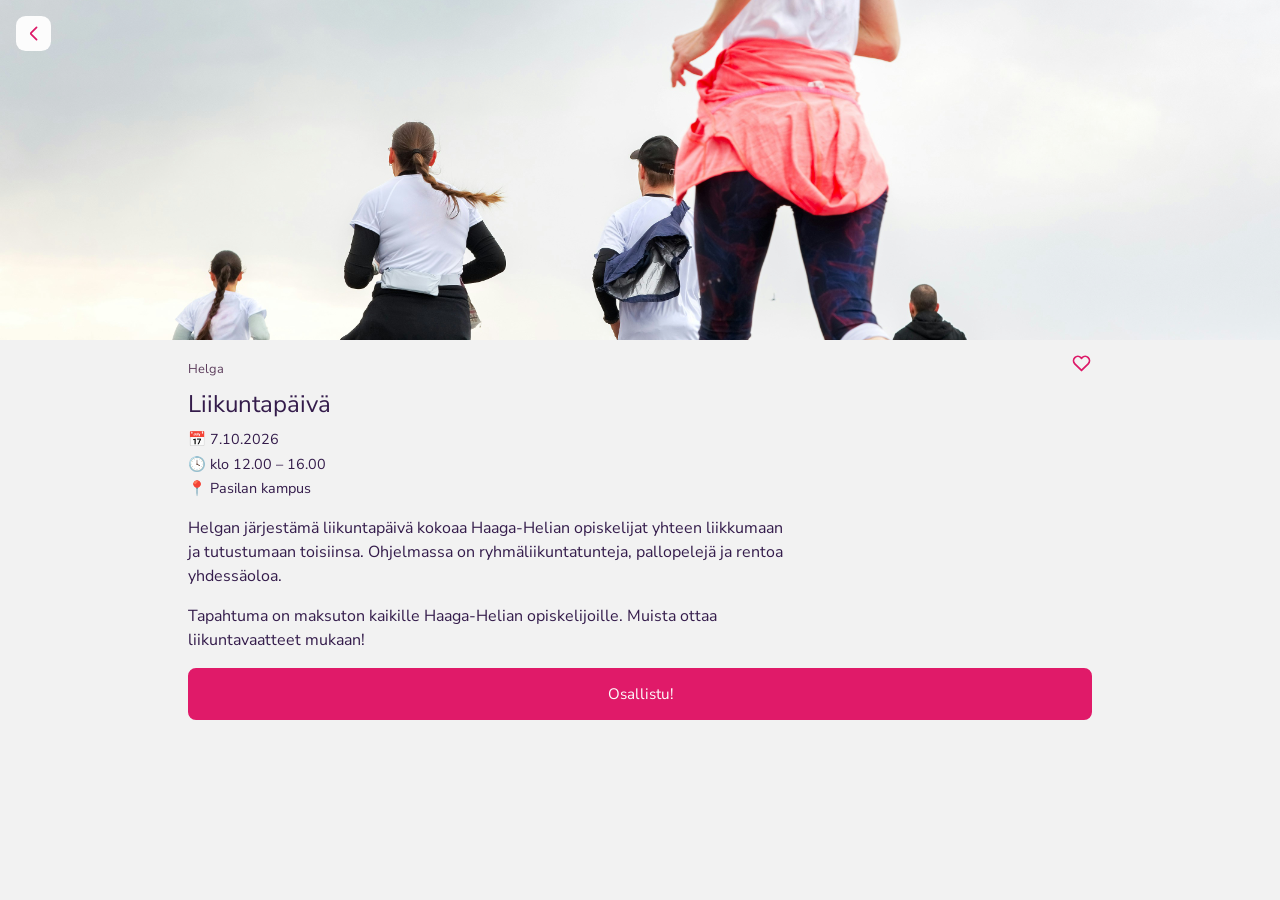
<file: CampusSquare/files/liikuntapaiva.html>
<!DOCTYPE html>
<html lang="fi">

<head>
  <meta charset="utf-8">
  <meta name="viewport" content="width=device-width, initial-scale=1">
  <title>Liikuntapäivä | CampusSquare</title>
  
  <link rel="preconnect" href="https://fonts.googleapis.com">
  <link href="https://fonts.googleapis.com/css2?family=Nunito+Sans:wght@300;400;600&display=swap" rel="stylesheet">
  <link rel="stylesheet" href="style.css">
</head>

<body class="event">
  <div class="ph"><img src="img/liikuntapaiva_1280x720.png" alt="Resume"></div>
    <a class="back" href="index.html" aria-label="Takaisin etusivulle">
      <img src="svg/chevron-left-svgrepo-com.svg" alt="">
    </a>

<main class="wrap body">
  <div class="fav">
    <input type="checkbox" id="f" aria-label="Suosikki"><label for="f"></label>
  </div>

  <span class="tag">Helga</span>

  <h1>Liikuntapäivä</h1>
  <ul class="info">
    <li>&#128197; 7.10.2026</li>
    <li>&#128339; klo 12.00 – 16.00</li>
    <li>&#128205; Pasilan kampus</li>
  </ul>

  <div class="desc">
    <p>Helgan järjestämä liikuntapäivä kokoaa Haaga-Helian opiskelijat yhteen liikkumaan ja tutustumaan toisiinsa. Ohjelmassa on ryhmäliikuntatunteja, pallopelejä ja rentoa yhdessäoloa.</p>
    <p>Tapahtuma on maksuton kaikille Haaga-Helian opiskelijoille. Muista ottaa liikuntavaatteet mukaan!</p>
  </div>

  <a class="btn" href="#vahvista">Osallistu!</a>
</main>

<!-- Pop-up 1: confirm -->
<div class="modal" id="vahvista">
  <div class="box">
    <a class="x" href="#" aria-label="Sulje">&times;</a>

    <h3>Haluatko vahvistaa osallistumisesi tapahtumaan:</h3>

    <div class="summary"><strong>Helgan liikuntapäivä</strong>Helga
      <br>
      <br>&#128205; Pasilan kampus
      <br>&#128197; 7.10.2026
      <br>&#128339; klo 12.00 – 16.00
      <p>Voit myöhemmin perua osallistumisen omista tapahtumistasi.</p>
    </div>

    <a class="btn" href="#onnistui">Vahvista osallistuminen</a>
  </div>
</div>

<!-- Pop-up 2: success -->
<div class="modal" id="onnistui">
  <div class="box">
    <a class="x" href="#" aria-label="Sulje">&times;</a>

    <h3>Osallistuminen onnistui!</h3>
    <p style="margin:0;font-size:.85rem">Nähdään pian &#128522;</p>

    <div class="summary"><strong>Helgan liikuntapäivä</strong>Helga
      <br>
      <br>&#128205; Pasilan kampus
      <br>&#128197; 7.10.2026
      <br>&#128339; klo 12.00 – 16.00
    </div>
    
    <a class="btn" href="index.html">Takaisin etusivulle</a>
    <a class="btn outline" href="profiili.html">Katso profiili</a>
  </div>
</div>

</body>
</html>
</file>
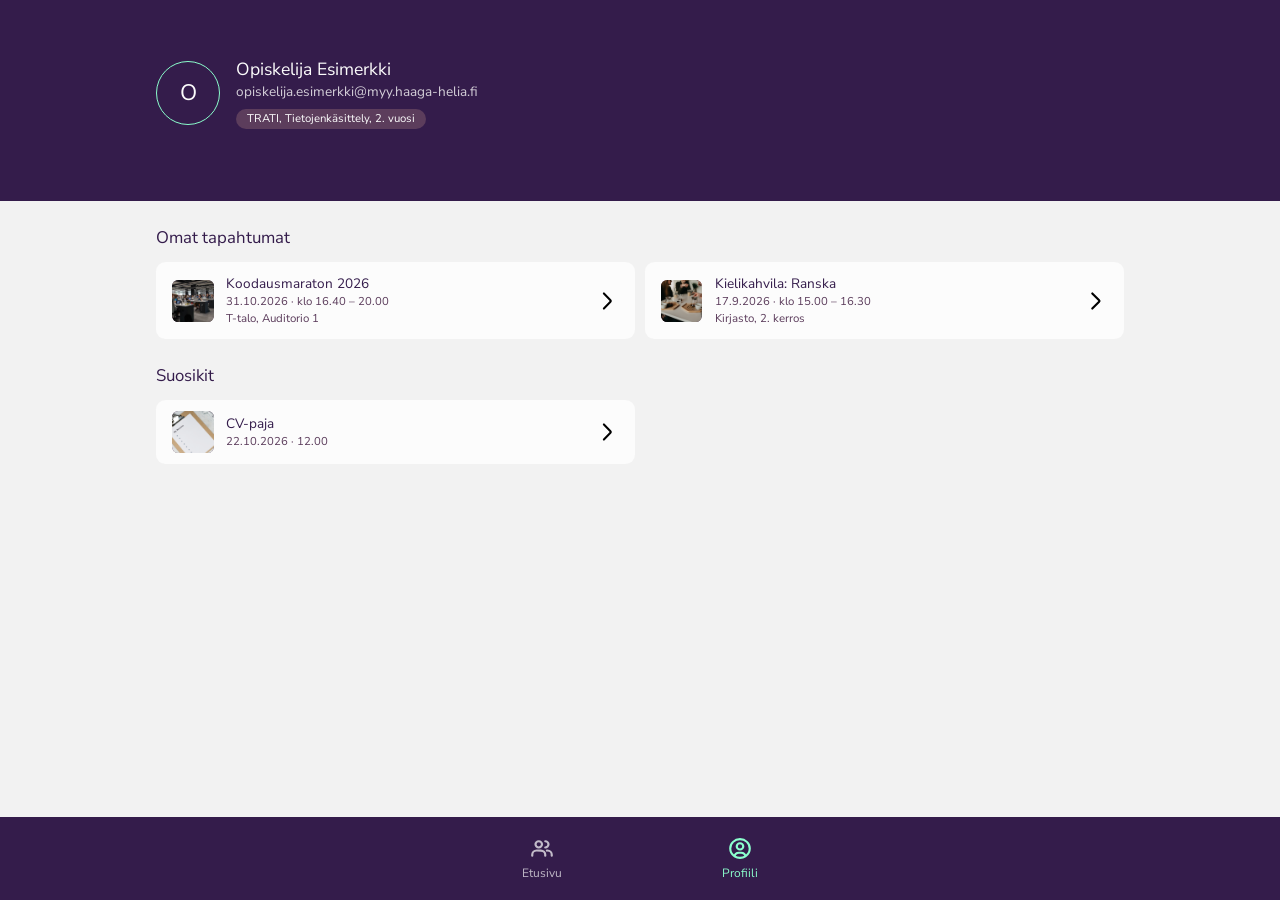
<file: CampusSquare/files/profiili.html>
<!DOCTYPE html>
<html lang="fi">
  
<head>
  <meta charset="utf-8">
  <meta name="viewport" content="width=device-width, initial-scale=1">
  
  <title>Profiili | CampusSquare</title>
  
  <link rel="preconnect" href="https://fonts.googleapis.com">
  <link href="https://fonts.googleapis.com/css2?family=Nunito+Sans:wght@300;400;600&display=swap" rel="stylesheet">
  <link rel="stylesheet" href="style.css">
</head>

  <body>
    <header class="hero">
      <div class="wrap person">
          <div class="avatar">O
          </div>
        <div>
          <strong style="font-weight:400;font-size:1.1rem">Opiskelija Esimerkki</strong>
          <p>opiskelija.esimerkki@myy.haaga-helia.fi</p>
          <span class="chip">TRATI, Tietojenkäsittely, 2. vuosi</span>
        </div>
      </div>
    </header>

  <main class="wrap">

    <h2>Omat tapahtumat</h2>
    <div class="list">
      <a class="row" href="koodausmaraton.html">
        <div class="thumb">
          <img src="img/koodausmaraton_300x200.png" alt="Monta ihmistä ja tietokonetta">
        </div>
        <span>Koodausmaraton 2026<small>31.10.2026 · klo 16.40 – 20.00
          <br>T-talo, Auditorio 1</small>
        </span>
        <img class="icon" src="svg/chevron-right-svgrepo-com.svg" alt="">
      </a>

      <a class="row" href="kielikahvila.html">
        <div class="thumb">
          <img src="img/kielikavila_300x200.png" alt="Kielikahvila">
        </div>
        <span>Kielikahvila: Ranska<small>17.9.2026 · klo 15.00 – 16.30
          <br>Kirjasto, 2. kerros</small>
        </span>
         <img class="icon" src="svg/chevron-right-svgrepo-com.svg" alt="">
      </a>

    </div>

    <h2>Suosikit</h2>
    <div class="list">

      <a class="row" href="tapahtuma.html">
        <div class="thumb">
          <img src="img/cv_paja_200x300.png" alt="CV">
        </div>
        <span>CV-paja<small>22.10.2026 · 12.00</small>
        </span>
         <img class="icon" src="svg/chevron-right-svgrepo-com.svg" alt="">
        </a>
    </div>

  </main>

  <nav class="nav">
    <a href="index.html"><img class="icon" src="svg/user-group-svgrepo-com.svg" alt="">Etusivu</a>
    <a class="on" href="profiili.html"><img class="icon" src="svg/user-circle-svgrepo-com.svg" alt="">Profiili</a>
  </nav>

  </body>
</html>
</file>
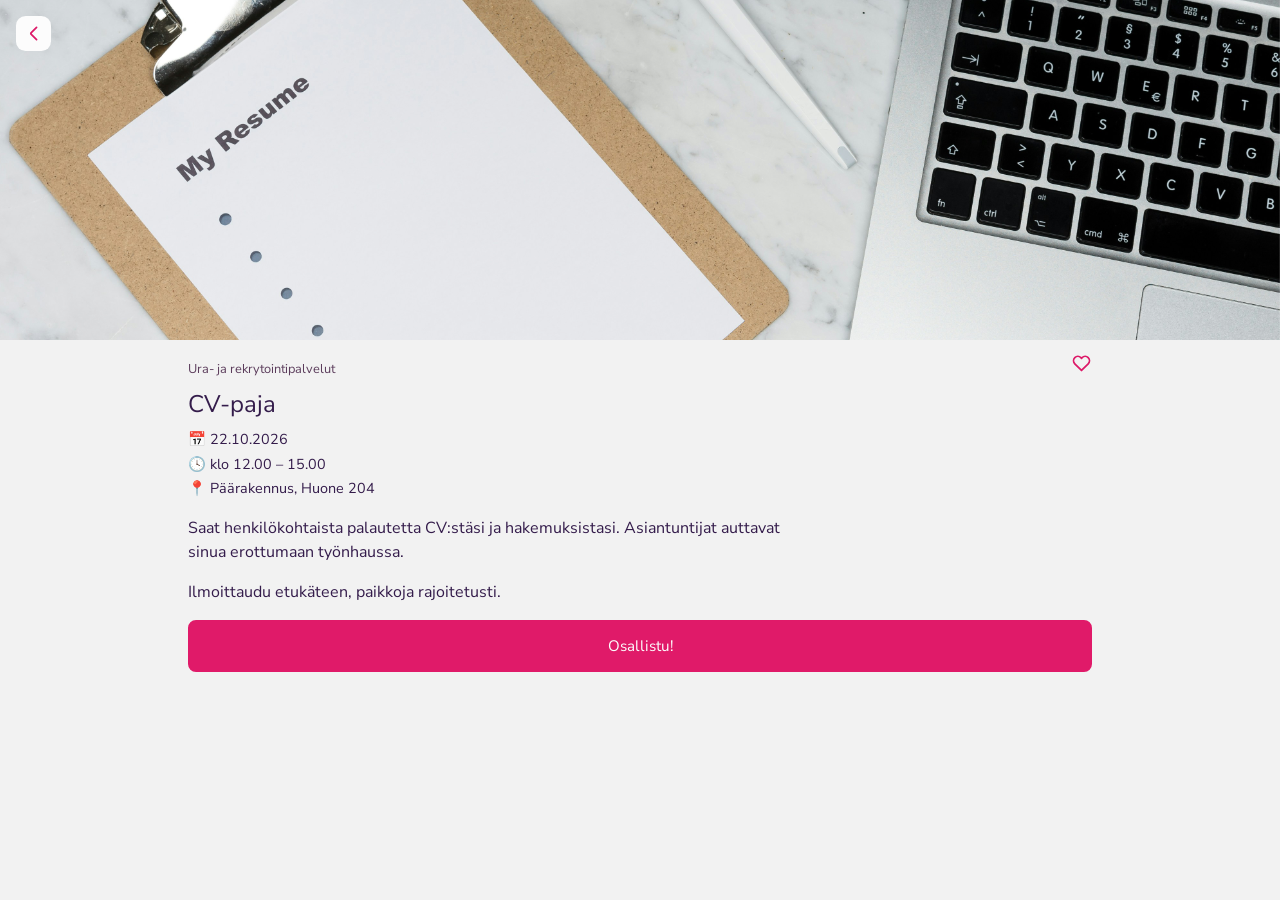
<file: CampusSquare/files/tapahtuma.html>
<!DOCTYPE html>
<html lang="fi">

<head>
  <meta charset="utf-8">
  <meta name="viewport" content="width=device-width, initial-scale=1">
  <title>CV-paja | CampusSquare</title>
  
  <link rel="preconnect" href="https://fonts.googleapis.com">
  <link href="https://fonts.googleapis.com/css2?family=Nunito+Sans:wght@300;400;600&display=swap" rel="stylesheet">
  <link rel="stylesheet" href="style.css">
</head>

<body class="event">
  <div class="ph"><img src="img/cv_paja_1280x720.png" alt="Resume"></div>
    <a class="back" href="index.html" aria-label="Takaisin etusivulle">
      <img src="svg/chevron-left-svgrepo-com.svg" alt="">
    </a>

<main class="wrap body">
  <div class="fav">
    <input type="checkbox" id="f" aria-label="Suosikki"><label for="f"></label>
  </div>

  <span class="tag">Ura- ja rekrytointipalvelut</span>

  <h1>CV-paja</h1>
  <ul class="info">
    <li>&#128197; 22.10.2026</li>
    <li>&#128339; klo 12.00 – 15.00</li>
    <li>&#128205; Päärakennus, Huone 204</li>
  </ul>

  <div class="desc">
    <p>Saat henkilökohtaista palautetta CV:stäsi ja hakemuksistasi. Asiantuntijat auttavat sinua erottumaan työnhaussa.</p>
    <p>Ilmoittaudu etukäteen, paikkoja rajoitetusti.</p>
  </div>

  <a class="btn" href="#vahvista">Osallistu!</a>
</main>

<!-- Pop-up 1: confirm -->
<div class="modal" id="vahvista">
  <div class="box">
    <a class="x" href="#" aria-label="Sulje">&times;</a>

    <h3>Haluatko vahvistaa osallistumisesi tapahtumaan:</h3>

    <div class="summary"><strong>CV-paja</strong>Ura- ja rekrytointipalvelut
      <br>
      <br>&#128205; Päärakennus, Huone 204
      <br>&#128197; 22.10.2026
      <br>&#128339; klo 12.00 – 15.00
      <p>Voit myöhemmin perua osallistumisen omista tapahtumistasi.</p>
    </div>

    <a class="btn" href="#onnistui">Vahvista osallistuminen</a>
  </div>
</div>

<!-- Pop-up 2: success -->
<div class="modal" id="onnistui">
  <div class="box">
    <a class="x" href="#" aria-label="Sulje">&times;</a>

    <h3>Osallistuminen onnistui!</h3>
    <p style="margin:0;font-size:.85rem">Nähdään pian &#128522;</p>

    <div class="summary"><strong>CV-paja</strong>Ura- ja rekrytointipalvelut
      <br>
      <br>&#128205; Päärakennus, Huone 204
      <br>&#128197; 22.10.2026
      <br>&#128339; klo 12.00 – 15.00
    </div>
    
    <a class="btn" href="index.html">Takaisin etusivulle</a>
    <a class="btn outline" href="profiili.html">Katso profiili</a>
  </div>
</div>

</body>
</html>
</file>
<file: style.css>
/* -------------------
     CSS-muuttujat
  ------------------- */
  
:root {

color-scheme: light; 

--color-primary:rgb(0,121,194);   /*HH Blue */
--color-secondary:rgb(202,213,16);  /* HH APPLE GREEN */
--color-accent:rgb(223,0,110);      /* HH PINK */
--color-background:rgb(255,255,255);/* valkoinen */
--color-surface:rgb(230,230,230);   /* harmaa*/
--color-text:rgb(0,0,0); /* musta */
--color-text-secondary:rgb(255,255,255); /*valkoinen*/

--color-background-secondary:var(--color-primary);
--color-accent-secondary:var(--color-accent);
--color-border	: var(--color-primary);

 --font-body: "Roboto", sans-serif;   
 --font-heading : "Roboto", sans-serif; 
 --border-radius: 8px;
}


  /* -------------------
     Yleiset tyylit
  ------------------- */
  body {
    margin: 0;
    font-family: var(--font-body);
    background-color: var(--color-background);
    color: var(--color-text);
    
  }
 
  header {
    background-color: var(--color-background-secondary);
    color: var(--color-text-secondary);
    padding:1px;
    text-align: center;
    font-family: var(--font-heading);
     }


header  a {font-size: 3em;
           color:var(--color-primary);
          text-decoration: none;
          margin-left:10px}

.hello {font-size: 1.2em;}
.welcome {background-image: url(kuvat/koulu.jpg);
background-repeat: no-repeat;
background-size: cover;
padding: 10px;
font-weight: bold;}

h1 {margin:1px 0px; font-size: 1.6rem;}

h3 {margin-bottom:0px}

h2 {font-size: 1.2rem;}

main {padding: 1em 10px 40px 10px}



footer {background-color: var(--color-background-secondary);
  height: 50px;
  width: 100%;
position:fixed;
bottom:0px;
text-align: center;
display: flex;
  padding:5px 0px 0px  0px; 
  color:var(--color-text-secondary);
& a {flex:1; text-decoration: none; color:var(--color-text-secondary)}
}

  /* -------------------
     Pikapalvelut
  ------------------- */
  #quick-services {
    display: flex;
    justify-content:center;
   gap: 10px;
    margin-bottom: 1rem;
  }

  .service-btn img {width: 100%;
    max-width: 100px;
    border-radius: 10px;
   
  }

  /* -------------------
     Kampusuutiset ja tapahtumat
  ------------------- */
 
  #dashboard {
    display: flex;
    flex-direction: column;
    gap: 1rem;
  }
 
  #news {
      & h2 {font-size:1em;background-color: var(--color-surface);
      padding:10px }         
      & a {color:var(--color-text);
           text-decoration: none;}
       & ul { background-color: var(--color-background);       
        padding:0px 0px 5px; margin-bottom: 5px; margin-left:2px;}
       & li::marker {color:var(--color-primary); font-size:1.5em}
           & .start {display:list-item} 
      & li {font-size: 0.9em;
            display: none;
            list-style-position: inside;
            padding-left: 5px;}
      & li span {font-weight: 700;}
        & a {color:var(--color-text);
           text-decoration: none;}
        }
        
#events {background-color: var(--color-surface);    
    padding-left: 10px;
    padding-right: 10px;
   & h2 {font-size:1em;}
   & h3 {font-size: 0.9em;}
   & li {font-size: 0.8em;}}

  .events-item {
    margin-bottom: 0.5rem;
    padding: 0.5rem;
    background-color: var(--color-background);
    display: flex;
    gap:10px;
    align-items: center;

    & img {width: 80px; height: 80px; border-radius:5px}
    & h3 {margin: 0 auto}
    & ul {margin: 0; list-style-type: none;
       padding-left:5px}
    & button {height: 2em;}
    & div {flex:1}}  

.events:last-child {  
  padding-bottom:50px    
  }

  .btn-event {
    background-color: var(--color-background-secondary);
    color:var(--color-text-secondary);
    border: none;
    padding: 0.3rem 0.6rem;
    border-radius: var(--border-radius);
    cursor: pointer;
    font-size: 0.8rem;
  }

/* -------------------
alisivujen headerit 
-----------------------*/
.sub_header { background-color: var(--color-background);
       text-align: left;
   & h1 {color:var(--color-primary); text-align: center;}
    & a {font-size: 3em;
           color:var(--color-primary);
          text-decoration: none;
          margin-left:10px}
    }

 
  /* -------------------
     Responsiivisuus 
  ------------------- */
  @media (min-width: 600px) {
    .dashboard {
      flex-direction: row;
      gap: 1rem;
    }
    .news {
      flex: 1;
    }

  #news li {display: list-item;}
    .events {
      flex: 1;
    }
  }
</file>
<file: CampusSquare/files/style.css>
/* CampusSquare – simple HTML + CSS only */
:root{
  --purple: rgb(52, 28, 75);
  --pink: rgb(224, 26, 105);
  --mint: rgb(138, 252, 203);
  --bg: rgb(242, 242, 242);
  --plum: rgb(92, 61, 92);
  --white: rgb(252, 252, 252);
}
*{
  box-sizing:border-box
}

html{
  scroll-behavior:smooth
}

body{
  margin:0;
  font-family:"Nunito Sans",system-ui,sans-serif;
  background:var(--bg);
  color:var(--purple);
  line-height:1.5;
  padding-bottom:5rem
}

a{
  color:inherit;
  text-decoration:none
}

.wrap{
  max-width:1000px;
  margin: auto;
  padding:0 1rem
}

/* Header */
.hero{
  background:var(--purple);
  color:var(--white);
  border-radius:0;
  padding:2.5rem 0 4rem
}
.hero h1{
  margin:0;
  font-size:1.6rem;
  font-weight:400
}
.hero p{
  margin:.25rem 0 0;
  font-size:.85rem;
  color:var(--white);
  opacity:.8
}

/* Sections */
h2{
  font-size:1.05rem;
  font-weight:400;
  margin:1.5rem 0 .75rem
}
.ph{
  background:var(--plum);
  border-radius:.75rem;
  aspect-ratio:4/3
}      /* image placeholder */
.ph.tall{
  aspect-ratio:4/5
}
.ph img{
  width:100%;
  height:100%;
  object-fit:cover;
  border-radius:inherit;
  display:block
}
.meta{
  font-size:.8rem;
  margin:.4rem 0 0
}
.meta small{
  display:block;
  color:var(--plum)
}

/* Horizontal scroll */
.hscroll{
  display:flex;
  gap:1rem;
  overflow-x:auto;
  scroll-snap-type:x mandatory;
  padding-bottom:.5rem
}
.hscroll .card{
  flex:0 0 42%;
  max-width:220px;
  scroll-snap-align:start
}

/* Vertical grid */
.grid{
  display:grid;
  grid-template-columns:repeat(2,1fr);
  gap:1rem
}
.card{
  position:relative
}

/* Favourite heart (checkbox trick, no JS) */
.fav input{
  position:absolute;
  opacity:0
}
.fav label{
  position:absolute;
  right:.6rem;
  top:.6rem;
  width:2.2rem;
  height:2.2rem;
  border-radius:50%;
  background:var(--white);
  color:var(--pink);
  display:grid;
  place-items:center;
  cursor:pointer;
  font-size:1.1rem
}

.fav label::before{
  content:"";
  width: 1.3rem;
  height: 1.3rem;
  background: url("svg/heart-svgrepo-com.svg") center/contain no-repeat;
  filter: brightness(0) saturate(100%) invert(27%) sepia(94%) saturate(664%) hue-rotate(291deg) brightness(104%) contrast(143%)
}
.fav input:checked + label::before{
  background-image: url("svg/heart-filled-svgrepo-com.svg")
}
.fav input:focus-visible + label{
  outline:3px solid var(--mint)
}
.card .fav label{
  top:auto;
  bottom:3.6rem
}
.card.slim .fav label{
  display:none
}

/* Bottom navigation */
.nav{
  position:fixed;
  left:0;
  right:0;
  bottom:0;
  background:var(--purple);
  display:flex;
  justify-content:space-around;
  padding:.9rem 0
}
.nav a{
  color:var(--white);
  opacity:.7;
  padding:.25rem 2rem;
  font-size:.75rem;
  display:grid;
  justify-items:center;
  gap:.15rem
}
.nav a.on{
  color:var(--mint);
  opacity:1
}

/* Event page */
.event .ph{
  aspect-ratio:16/9;
  border-radius: 0;
  position:relative;
  max-height:340px;
  width:100%
}
.back{
  position:absolute;
  left:1rem;
  top:1rem;
  width:2.2rem;
  height:2.2rem;
  border-radius:.6rem;
  background:var(--white);
  color:var(--pink);
  display:grid;
  place-items:center;
  font-size:1.2rem
}
.event .body{
  position:relative;
  padding:1rem 3rem 2rem;
  margin: auto;
}
.event .body .fav label{
  position:absolute;
  right:3rem;
  top:.8rem;
  background:none;
  width:auto;
  height:auto
}
.event h1{
  font-size:1.5rem;
  font-weight:400;
  margin:.4rem 0
}
.tag{
  font-size:.8rem;
  color:var(--plum)
}
.info{
  list-style:none;
  padding:0;
  margin:0 0 1rem;
  font-size:.9rem
}
.info li{
  margin:.2rem 0
}
.btn{
  display:block;
  text-align:center;
  background:var(--pink);
  color:var(--white);
  border:2px solid var(--pink);
  border-radius:.5rem;
  padding:.8rem 1rem;
  font:inherit;
  font-size:.95rem;
  cursor:pointer;
  margin:1rem 0rem 1rem 0rem;
}
.btn.outline{
  background:var(--white);
  color:var(--pink)
}
.event .desc{
  max-width:60ch
}

/* Pop-ups (:target, no JS) */
.modal{
  display:none;
  position:fixed;
  inset:0;
  background:rgba(52,28,75,.55);
  align-items:center;
  justify-content:center;
  padding:1rem;z-index:10
}
.modal:target{
  display:flex
}
.modal .box{
  background:var(--white);
  border-radius:.75rem;
  padding:1.5rem;
  width:100%;
  max-width:420px;
  position:relative;
  margin:auto;
}
.modal h3{
  margin:0 2rem .25rem 0;
  font-size:1.05rem;
  font-weight:400
}
.modal .x{
  position:absolute;
  right:1rem;
  top:.8rem;
  font-size:1.4rem
}
.summary{
  background:var(--bg);
  border-radius:.5rem;
  padding:1rem;
  margin:1rem 0;
  font-size:.85rem
}
.summary strong{
  font-weight:400;
  font-size:1rem;
  display:block
}

/* Profile */
.person{
  display:flex;
  gap:1rem;
  align-items:center
}
.avatar{
  width:4rem;
  height:4rem;
  border:1.5px solid var(--mint);
  border-radius:50%;
  display:grid;
  place-items:center;
  font-size:1.4rem
}
.person p{
  margin:0;
  font-size:.85rem
}
.chip{
  display:inline-block;
  background:var(--plum);
  border-radius:1rem;
  padding:.1rem .7rem;
  font-size:.7rem;
  margin-top:.4rem
}
.list{
  display:grid;
  gap:.6rem
}
.row{
  display:flex;
  align-items:center;
  gap:.8rem;
  background:var(--white);
  border-radius:.6rem;
  padding:.7rem 1rem;
  font-size:.85rem
}
.row .thumb{
  width:2.6rem;
  height:2.6rem;
  border-radius:.4rem;
  aspect-ratio: 1;
  background:var(--plum);
  flex:none
}

.row img{
  width:100%;
  height:100%;
  object-fit:cover;
  border-radius:inherit;
  display:block
}

.row .icon{
  width: 1.6rem;
  height: 1.6rem;
  color: var(--plum);
}
.row span{
  flex:1
}
.row small{
  display:block;
  color:var(--plum)
}
.row::after{
  color:var(--plum);
  font-size:1.2rem;
}
.settings .row{
  border-radius:0;
  margin:0;
  border-bottom:1px solid var(--bg)
}
.settings .row::before{
  content:"";
  width:.8rem;
  height:.8rem;
  border:2px solid var(--pink);
  border-radius:50%
}
.settings{
  border-radius:.6rem;
  overflow:hidden
}

/* Larger screens */
@media (min-width:700px){
  .grid{
    grid-template-columns:repeat(auto-fill,minmax(200px,1fr))
  }
  .hero{
    padding:3.5rem 0 4.5rem
  }
  .list{
    grid-template-columns:1fr 1fr
  }
  .nav{
    justify-content: center;
    gap:6rem;
  }
}

/* SVG icons used as <img>: recoloured with filters, so any single-colour SVG works */
.pin{
  width: 1rem;
  height: 1rem;
  margin-right: .35rem;
  vertical-align: -.15rem;

  filter:brightness(0) invert(1)
}

.nav .icon{
  width: 1.6rem;
  height: 1.6rem;
  filter: brightness(0) invert(1);
}

.nav a.on .icon{
  filter:brightness(0) saturate(100%) invert(81%) sepia(51%) saturate(466%) hue-rotate(73deg) brightness(126%) contrast(127%)  /* mint (active) */
}

.back img{
  width:1.3rem;
  height:1.3rem;
  filter:brightness(0) saturate(100%) invert(27%) sepia(94%) saturate(664%) hue-rotate(291deg) brightness(104%) contrast(143%)
}
</file>
<file: CampusSquare_Uutinen/uutinen_campussquare_styles.css>
:root {
--color-primary:rgb(0,121,194);   /*HH Blue */
--color-background:rgb(255,255,255);/* valkoinen */
--color-surface:rgb(230,230,230);   /* harmaa*/
--color-text:rgb(0,0,0); /* musta */
--color-text-secondary:rgb(255,255,255); /*valkoinen*/
  }

body{
    font-family: 'Roboto',sans-serif;
    color:var(--color-text);
    background-color:var(--color-background);
    font-size: 15px;
}

main {
    padding: 60px 25px 60px 25px;
}

.container {
    margin-left: auto;
    margin-right: auto;
    max-width: 860px;
}

h1 {
    color:var(--color-primary);
    margin-top: 26px;
    text-align: center;
    font-size: 2.47em;
}

h2 {
    color:var(--color-primary);
    text-align:center;
    font-size: 1.73em;
    margin-top: 1.73em;
  }

h3 {
    color:var(--color-primary);
    font-size: 1.47em;
    margin-top: 1.47em;
}

.ingressi {
    font-size: 1.13em;
    text-align:center;
      font-weight: normal;
}

p {
    margin-top: 15px;
    margin-bottom: 0px;
}

ul {
    background: var(--color-background);
    padding: 20px;
    border-style: solid;
    border-color: var(--color-primary);
}

ul li {
    margin-left: 20px;
    list-style-type: square;
    color: var(--color-primary);
}

.italic {
    font-style: italic;
}

.quote {
    font-size: 1.47em;
    border-left:var(--color-primary) solid 5px;
    padding-left: 30px;
    padding-top:5px;
    padding-bottom:5px;
    margin-top: 1.47em;
    margin-bottom: 1.47em;
 }

.logo {
    width: 80%; 
    max-width:300px; 
    display:block; 
    margin:auto;
    margin-top: 2.47em; 
    border-radius:0px
  }

.desc {
    padding: 15px;
    text-align: center;
    font-style: italic;
}
</file>
<file: uutiset/style_uutiset.css>
:root {
--color-primary:rgb(0,121,194);   /*HH Blue */
--color-background:rgb(255,255,255);/* valkoinen */
--color-surface:rgb(230,230,230);   /* harmaa*/
--color-text:rgb(0,0,0); /* musta */
--color-text-secondary:rgb(255,255,255); /*valkoinen*/}




body {margin:0;
       color:var(--color-text);
      background-color:var(--color-background);
      font-family: 'Roboto',sans-serif;}

header  a {font-size: 3em;
           color:var(--color-primary);
          text-decoration: none;
          margin-left:10px}

main {padding:0px 10px 40px 10px;}

h1 {color:var(--color-primary);
    margin-top:0px;font-size: 1.6rem;}

h1 img {width: 50px; vertical-align: middle;}

 h2 {text-align:center}

.coloraccent {color:var(--color-primary)}

.quote {border-left:var(--color-primary) solid 5px;
        padding-left: 20px;
        padding-top:5px;
        padding-bottom:5px}

.cafe {width: 80%; max-width:300px; display:block; margin:auto; border-radius:10px}

main {    
    container-type:inline-size ;   
    container-name:column;  
  }

@container column (min-width: 500px) {
      .flex-container { display:flex; 
                           }
  }


footer {background-color:var(--color-primary);
       color:var(--color-text-secondary);
       text-align:center;

       display:flex;
      height:50px;
      width: 100%;
            position:fixed;
            bottom:0px;

          padding:5px 0px 0px 0px; }
 footer a {flex:1; color:var(--color-text-secondary);
           text-decoration: none;}
</file>
